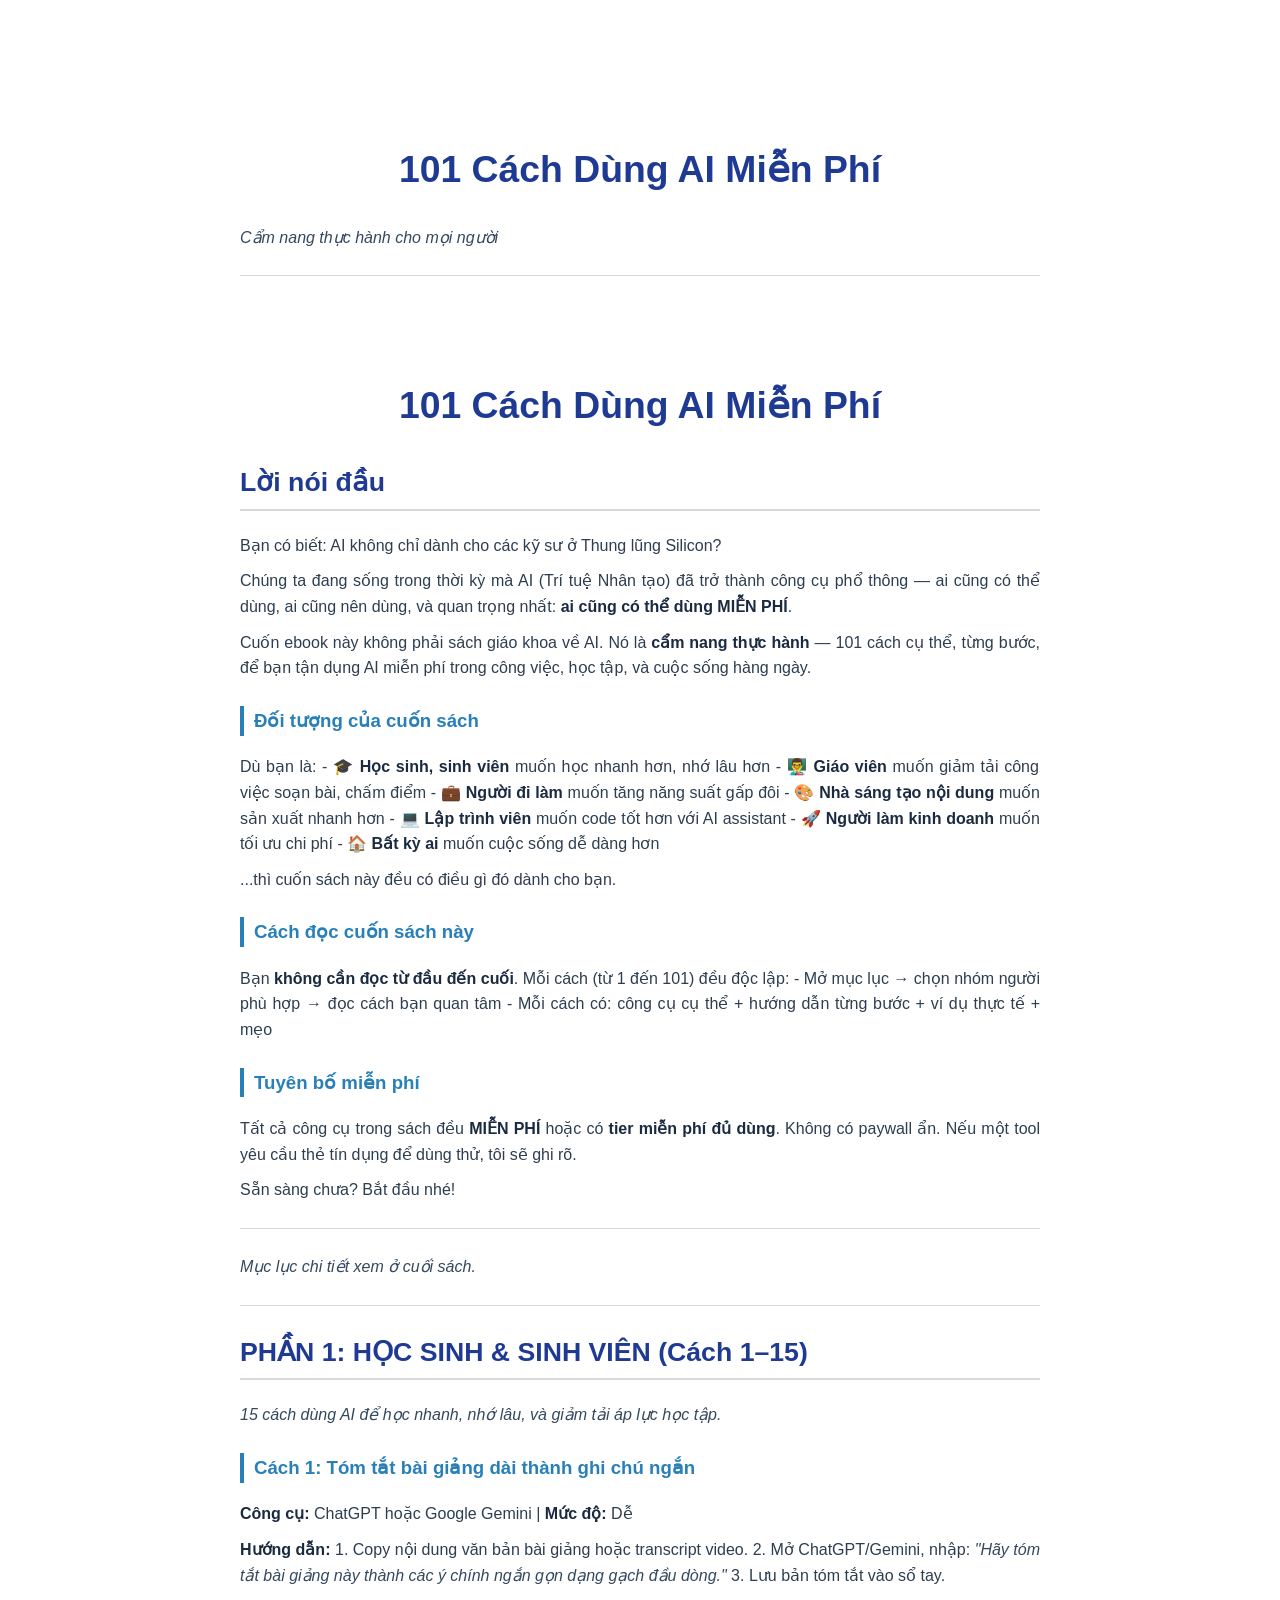
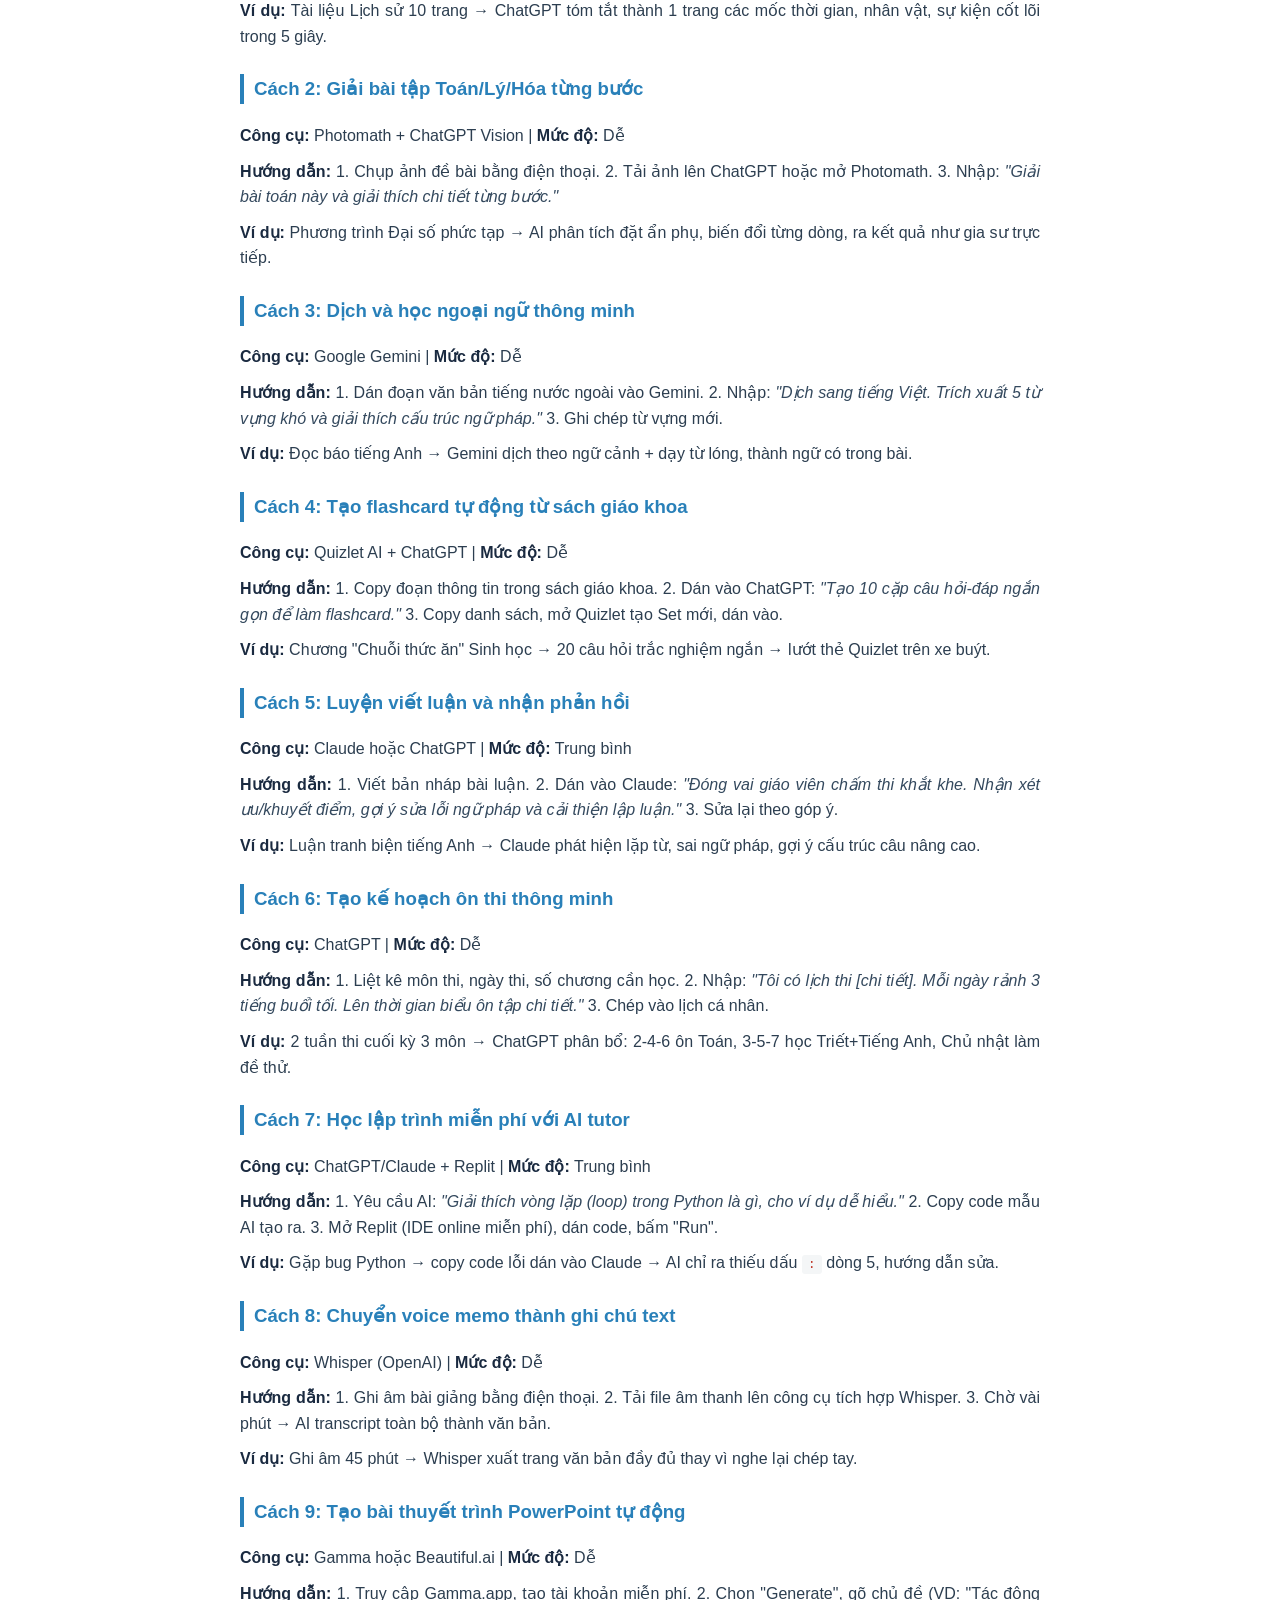
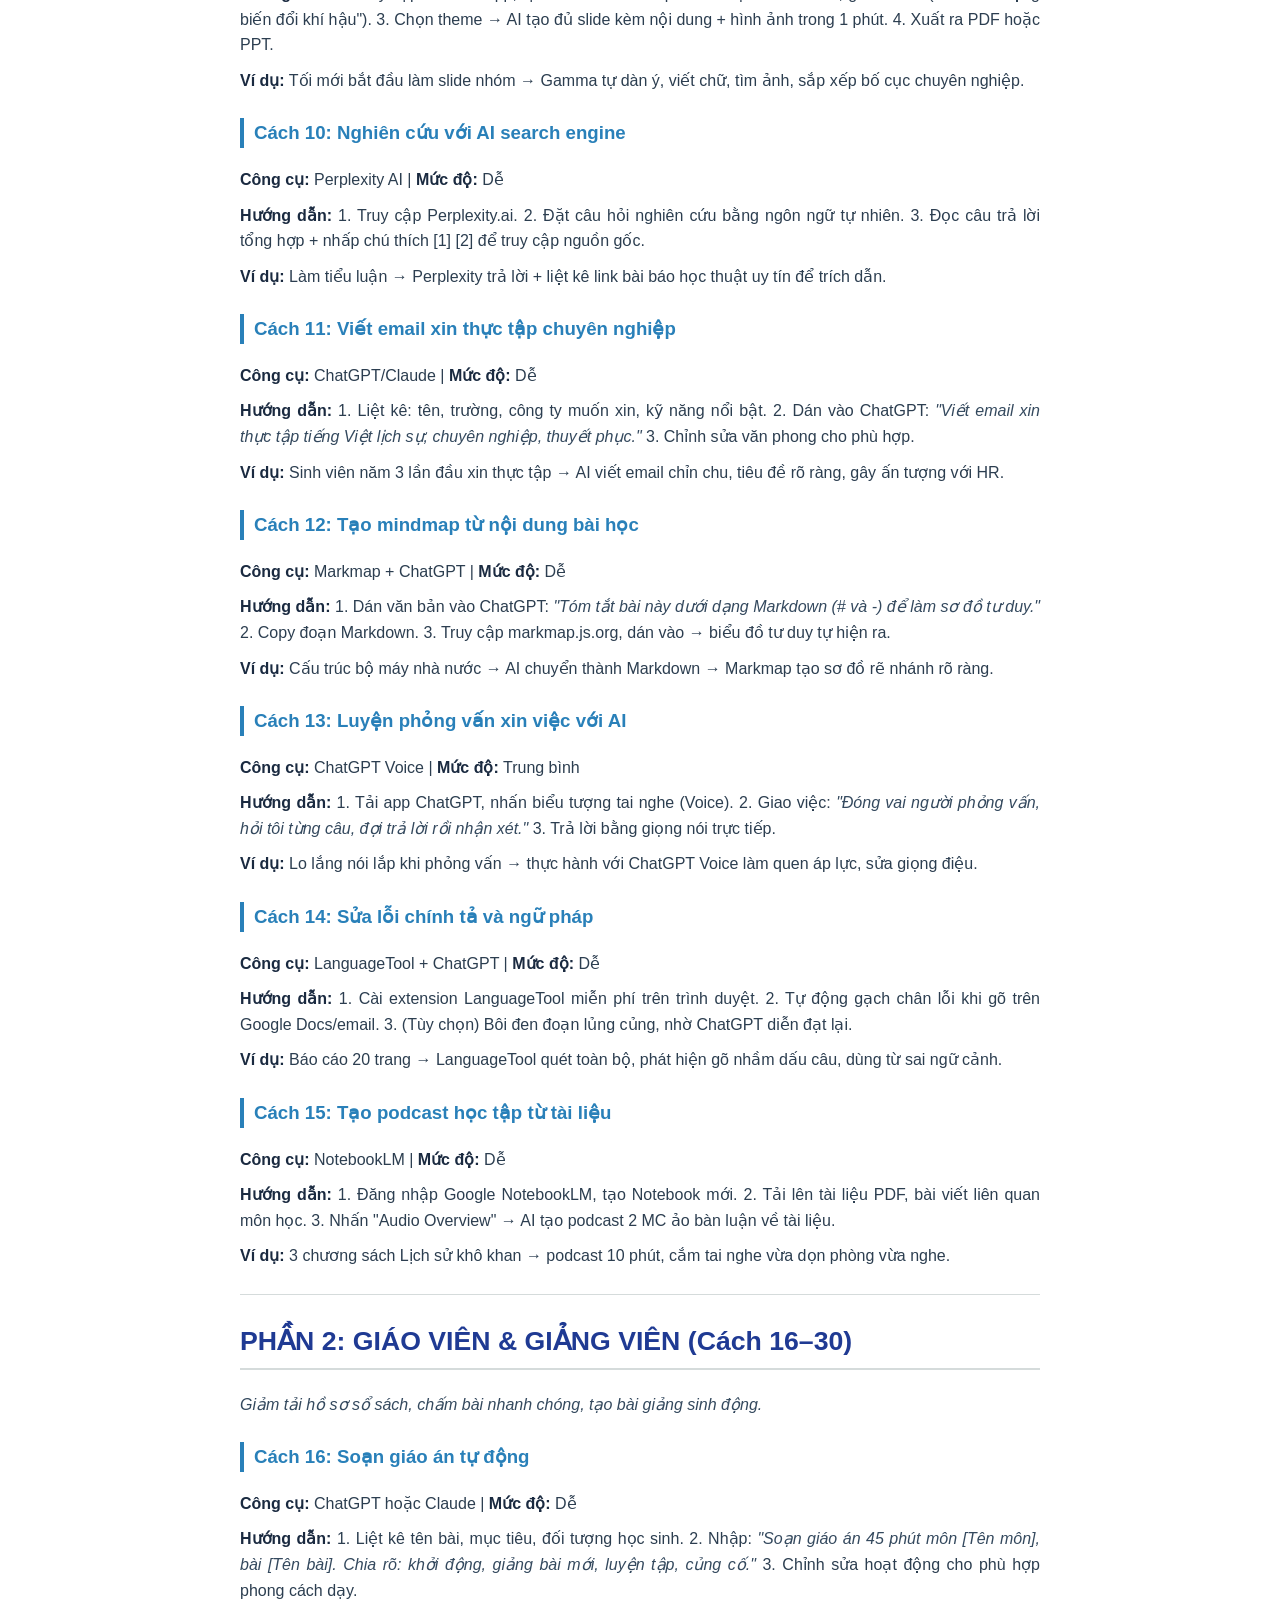
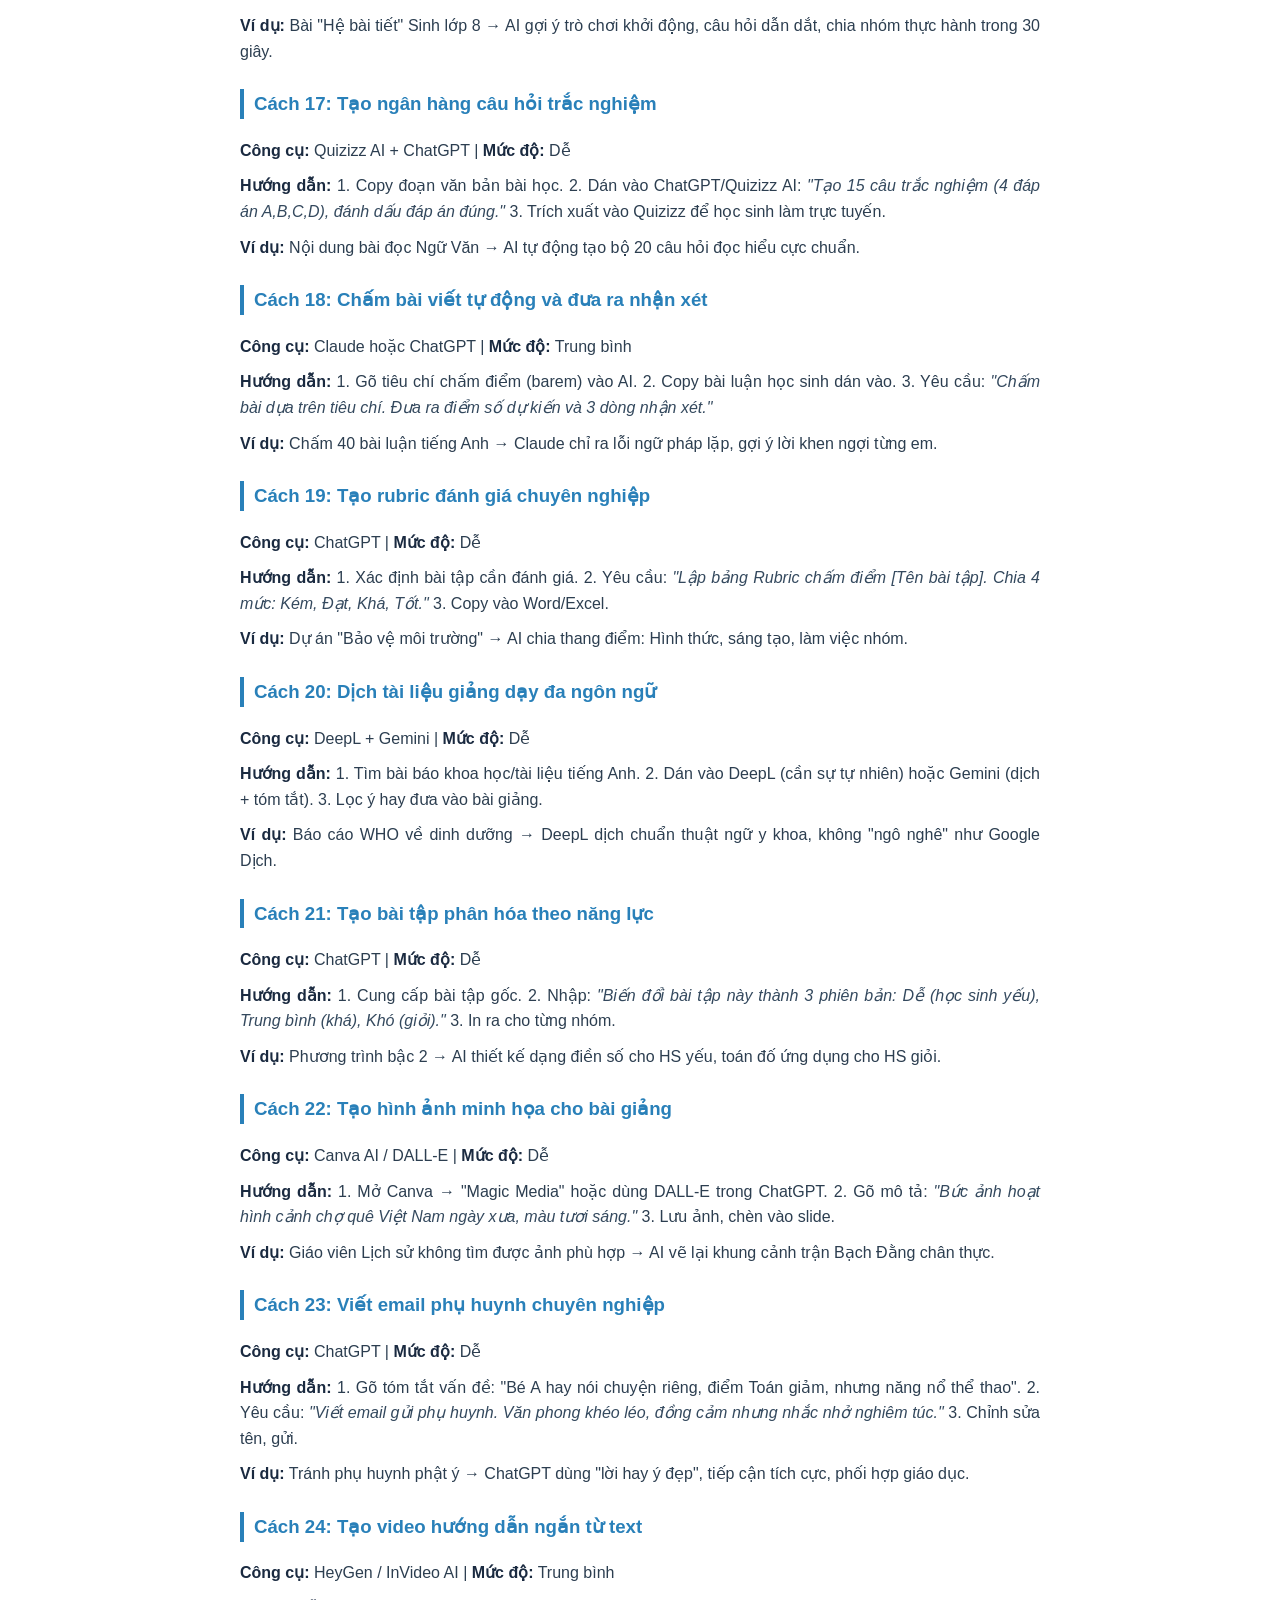
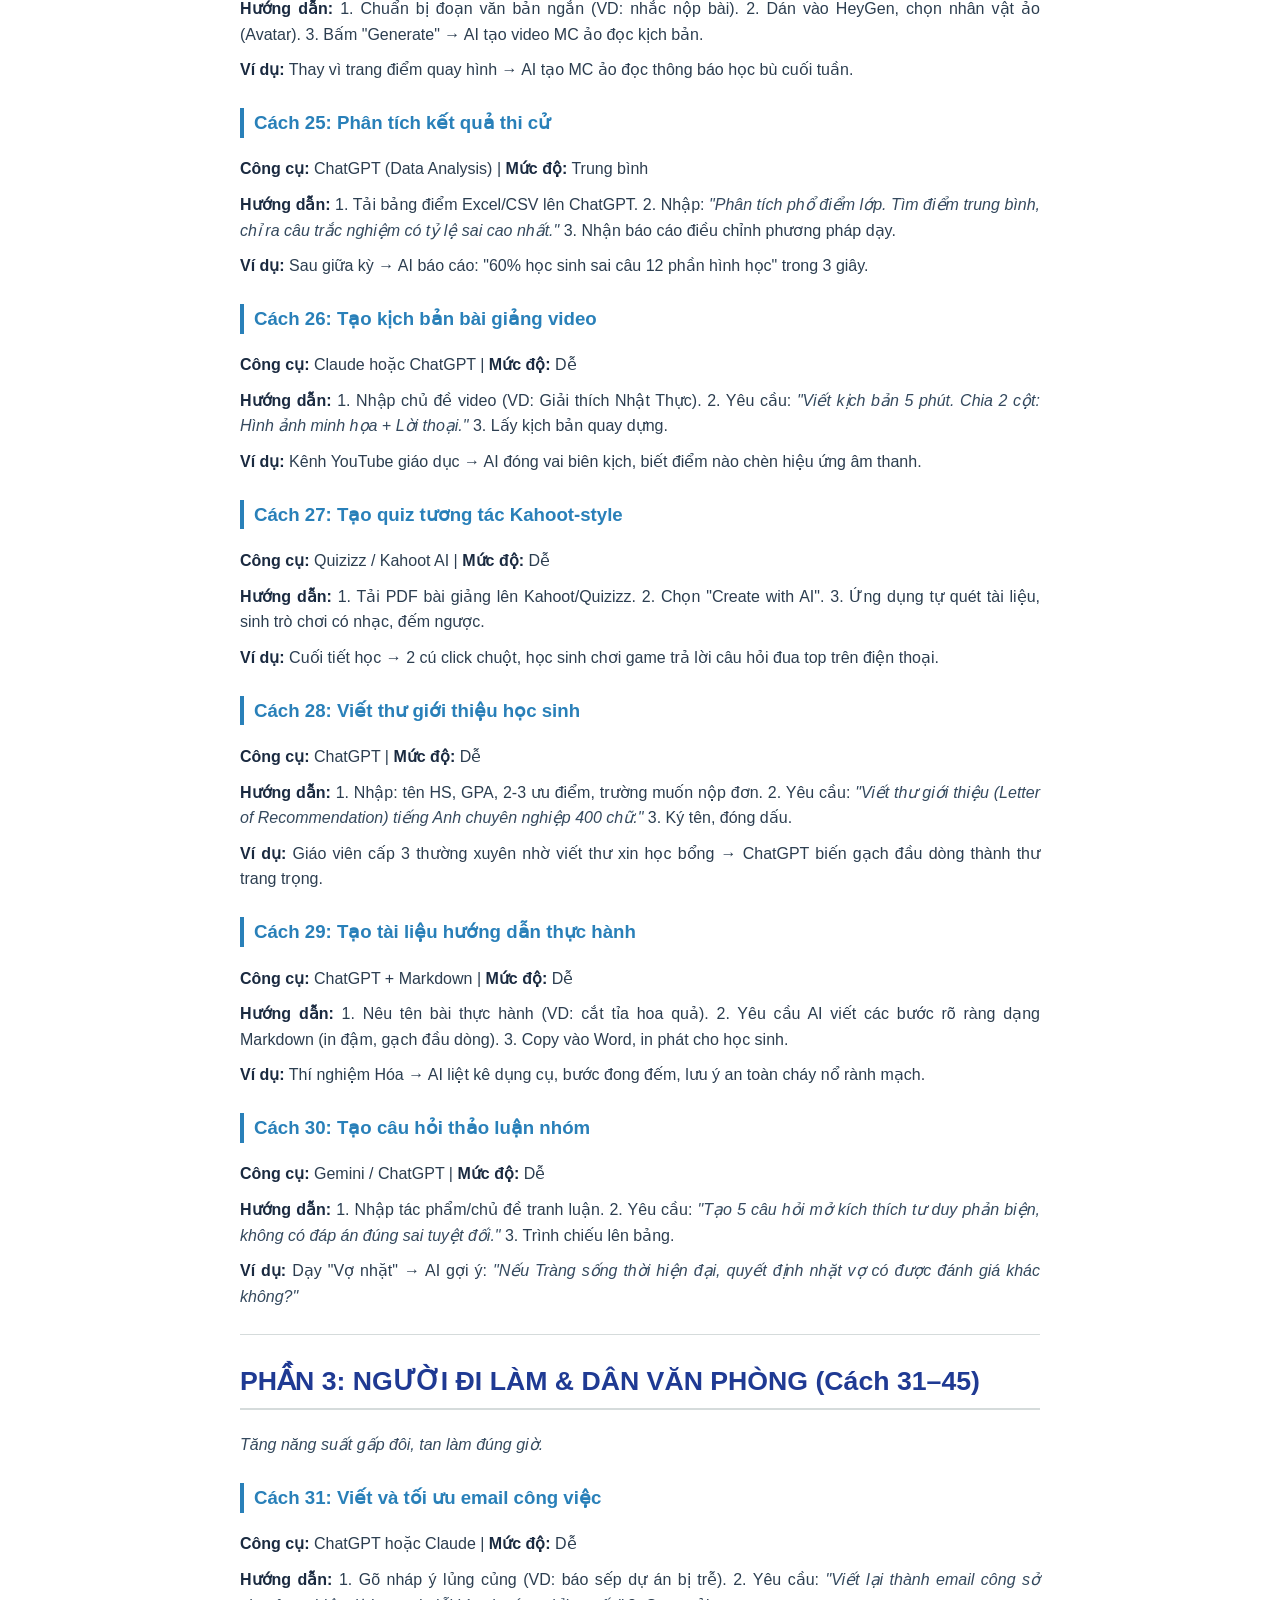
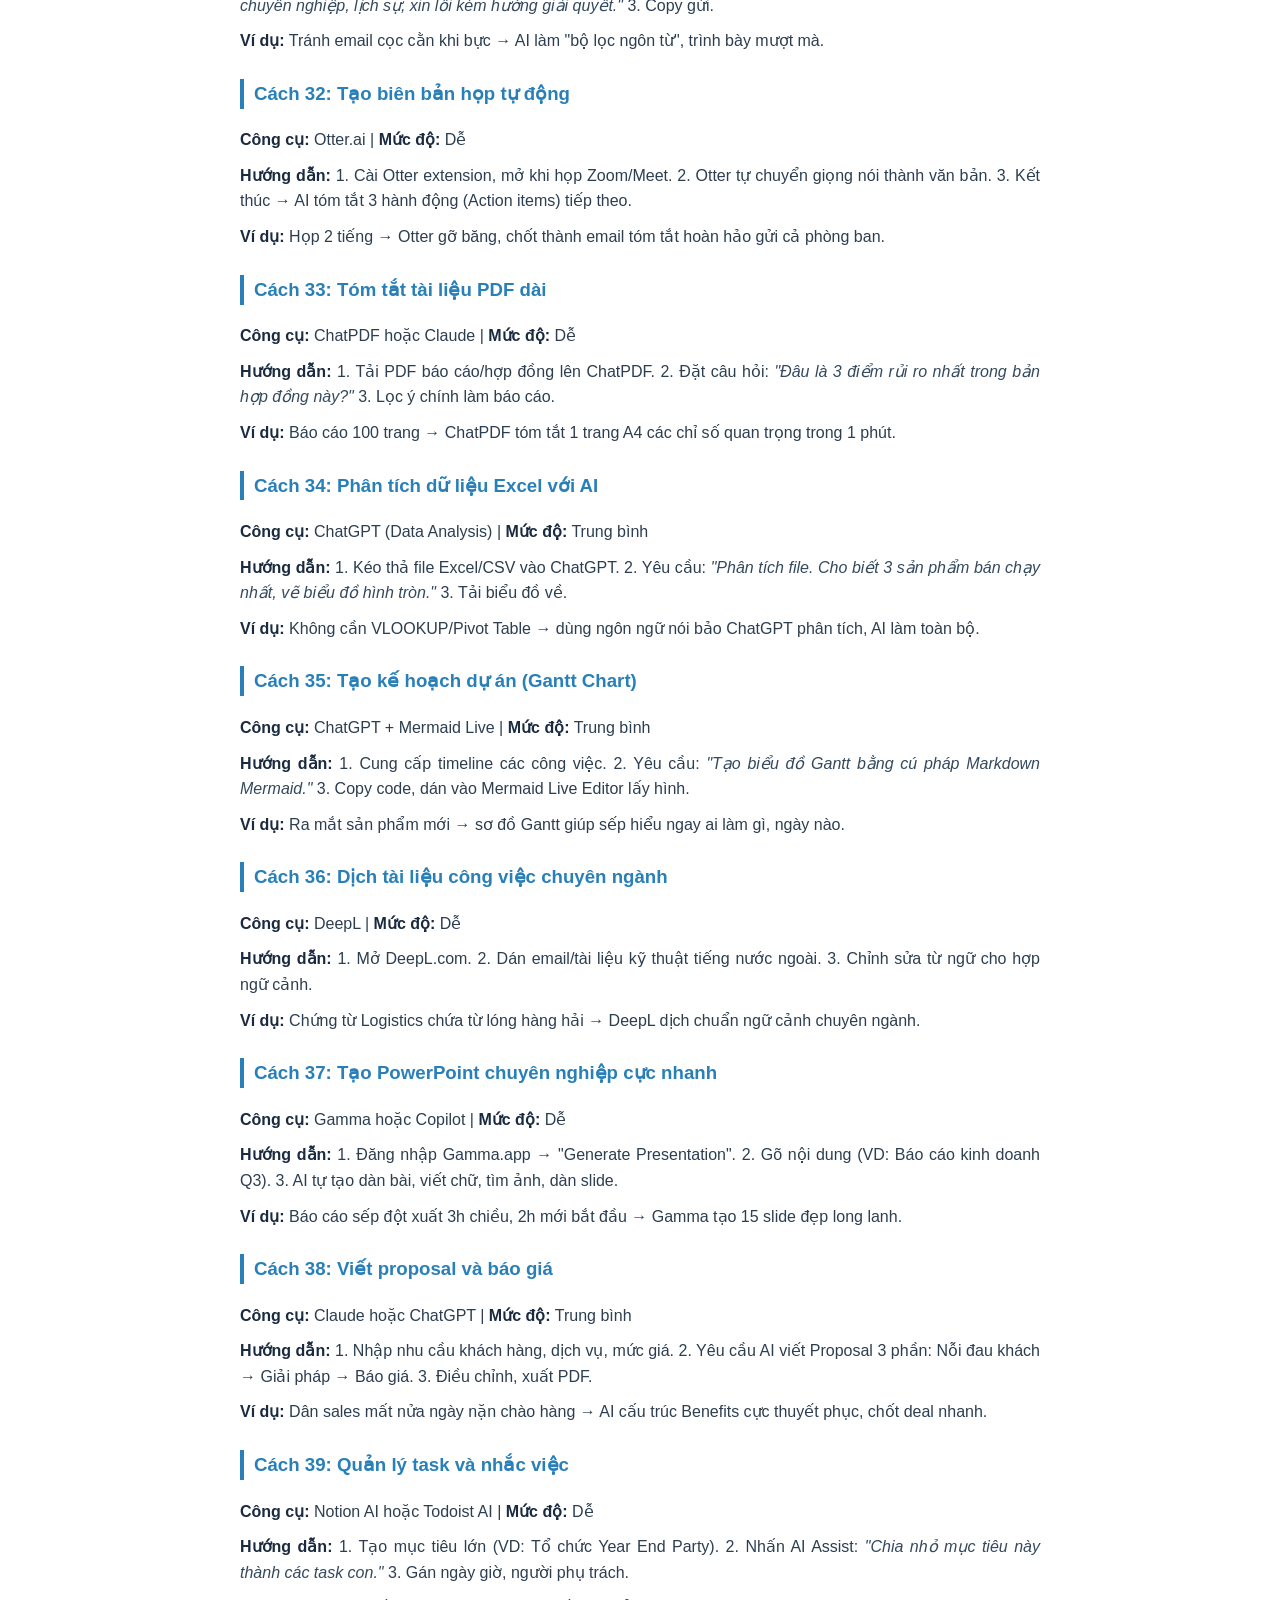
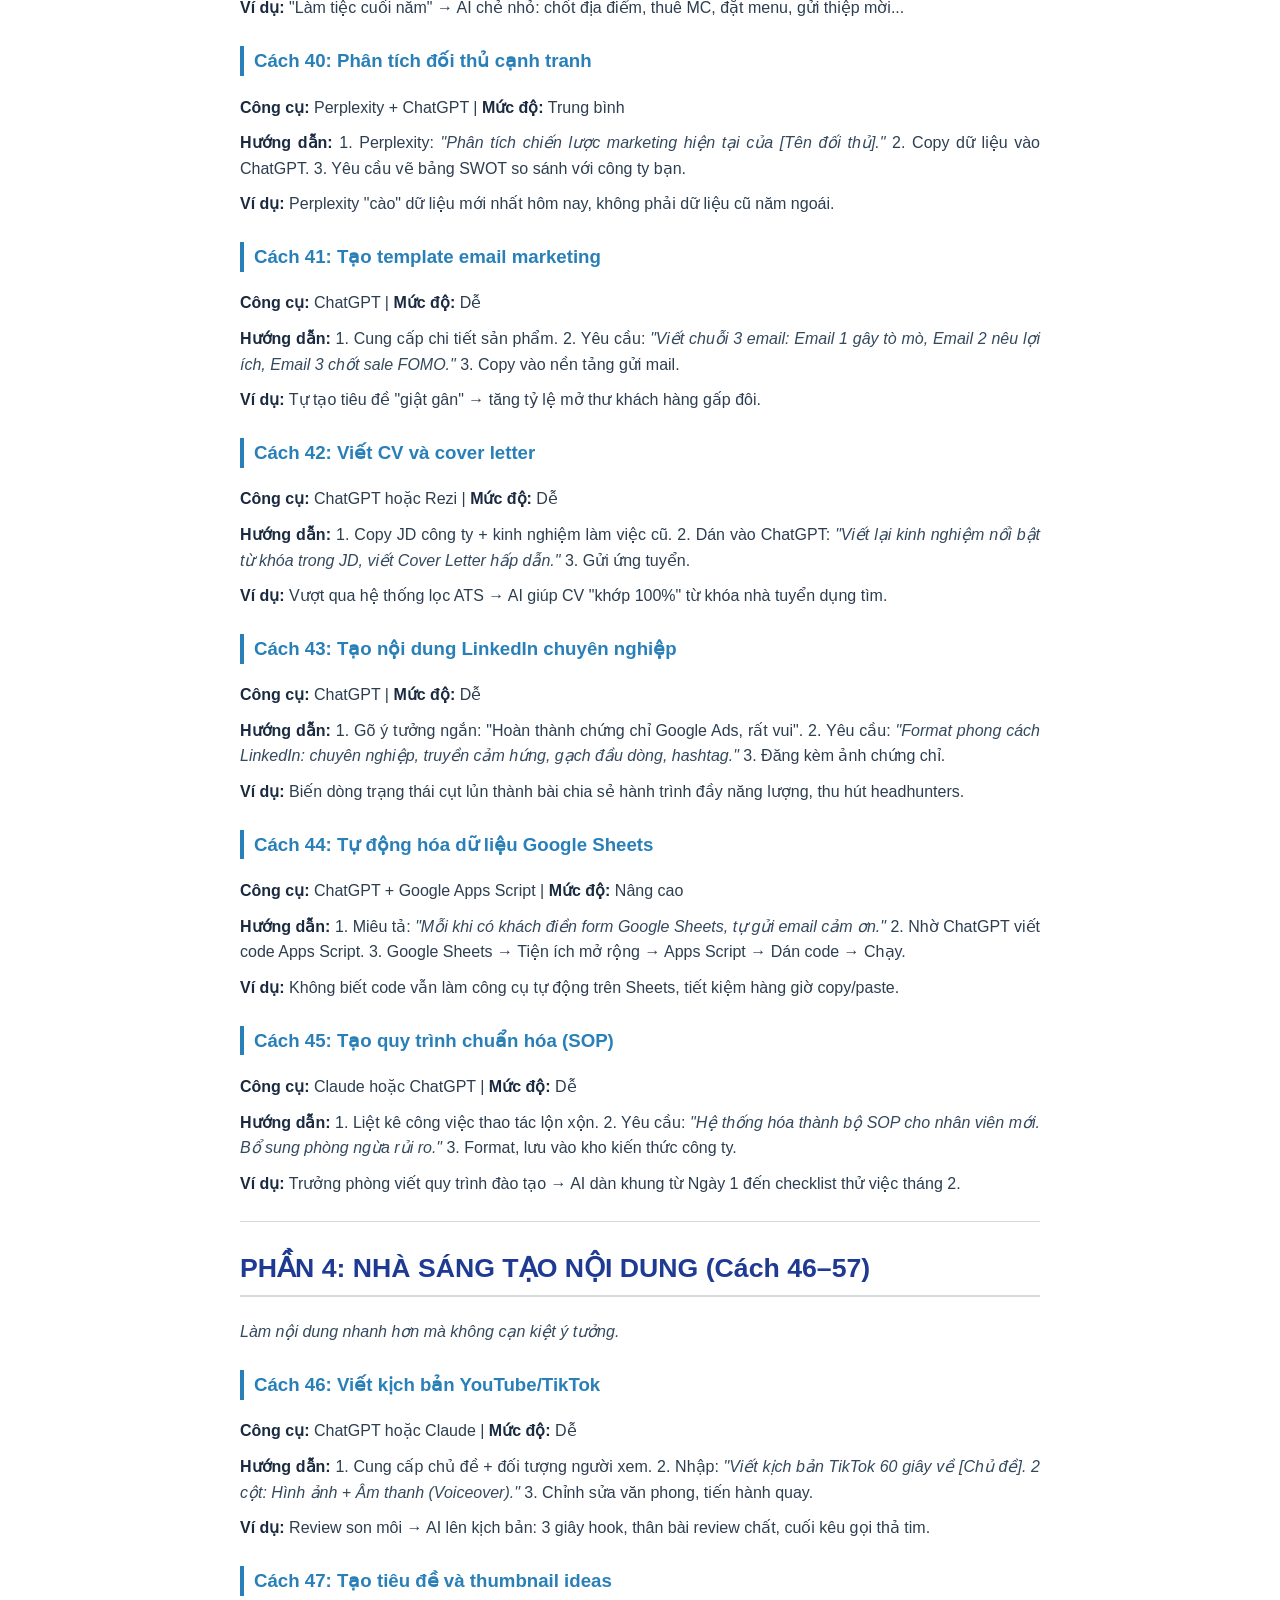
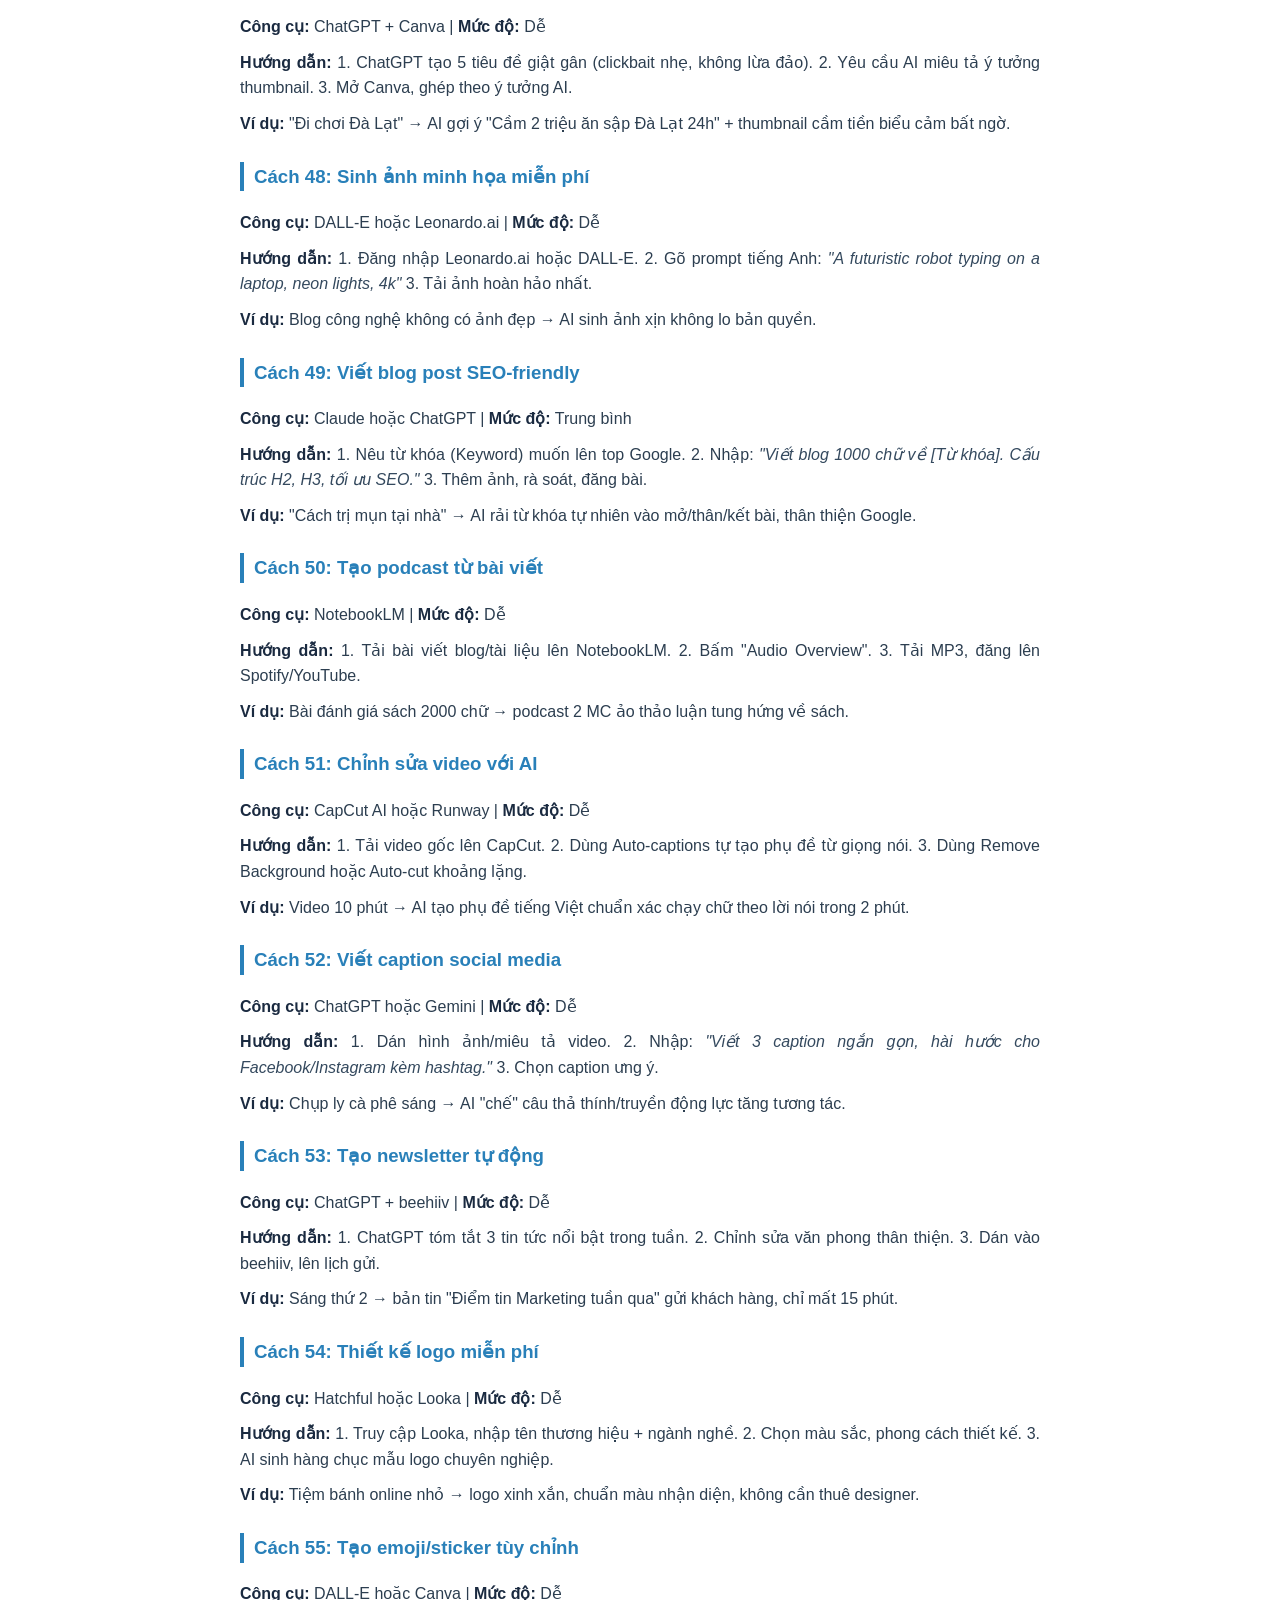
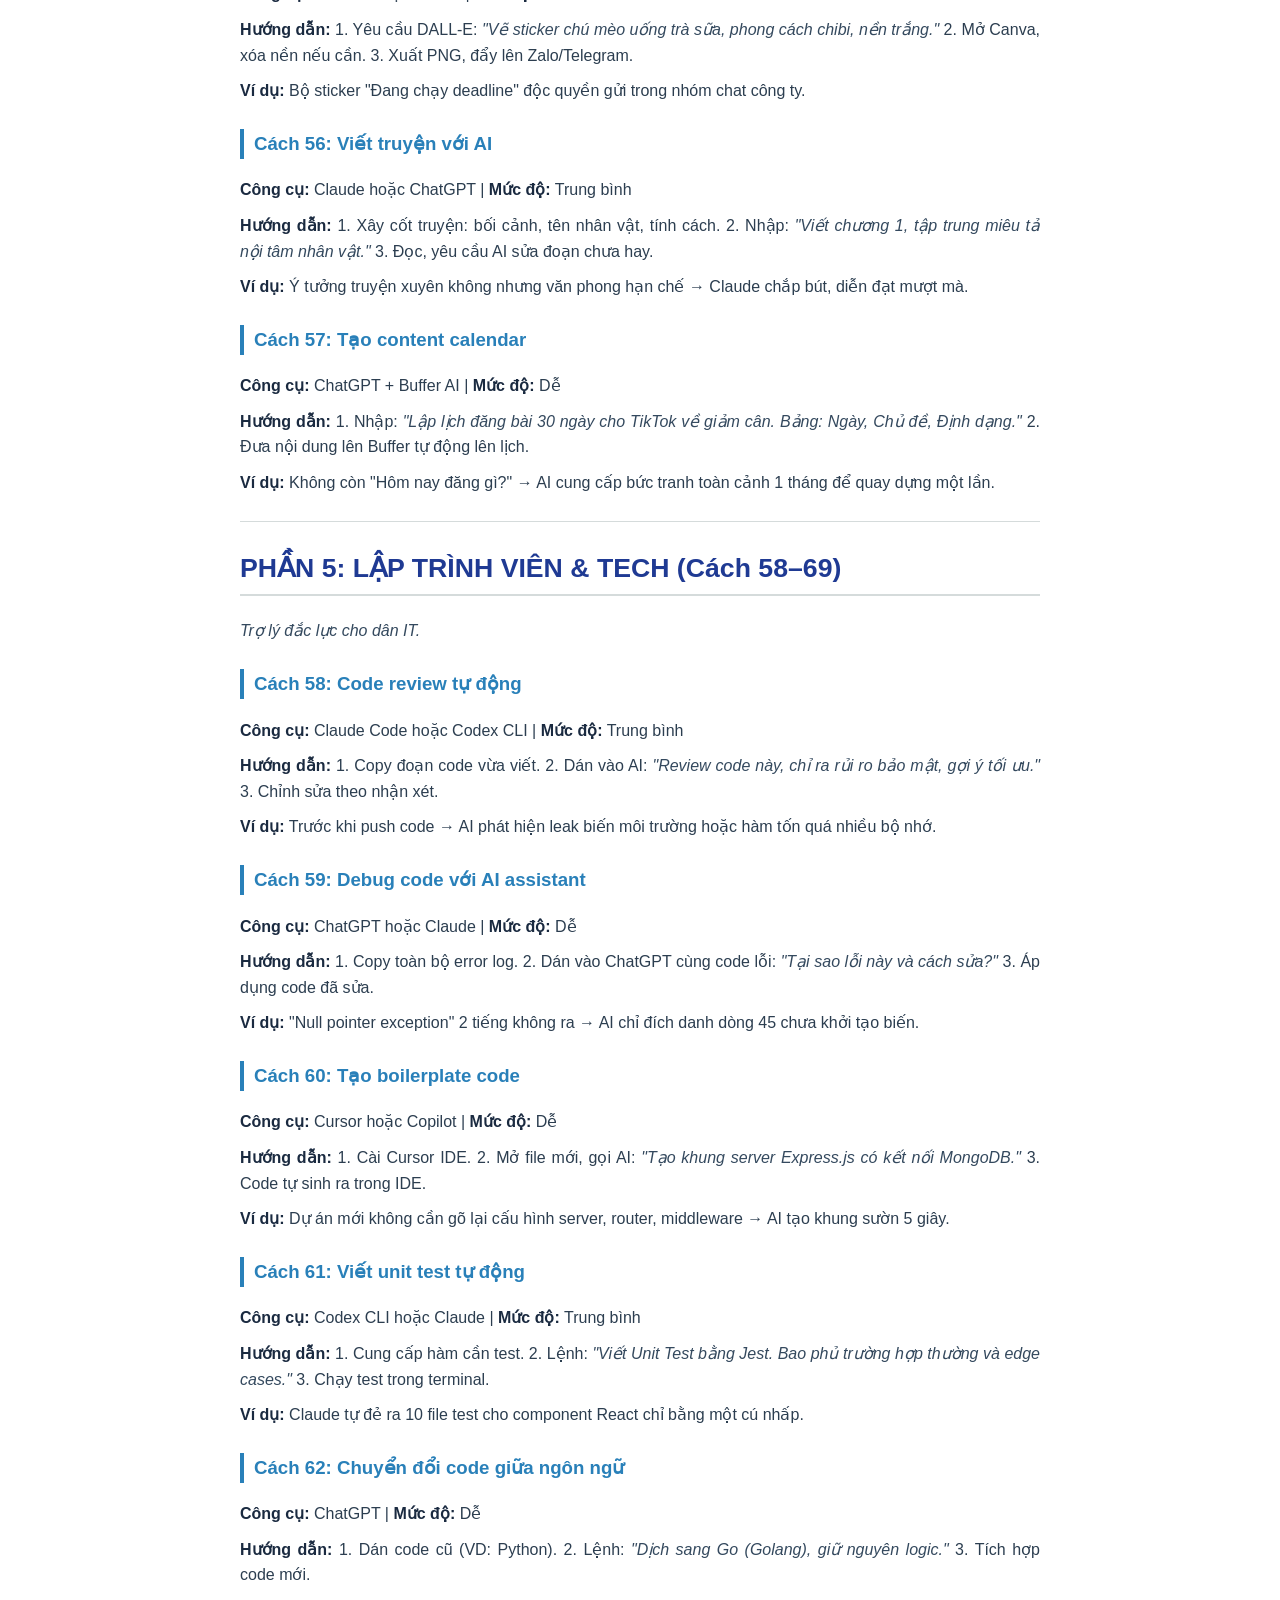
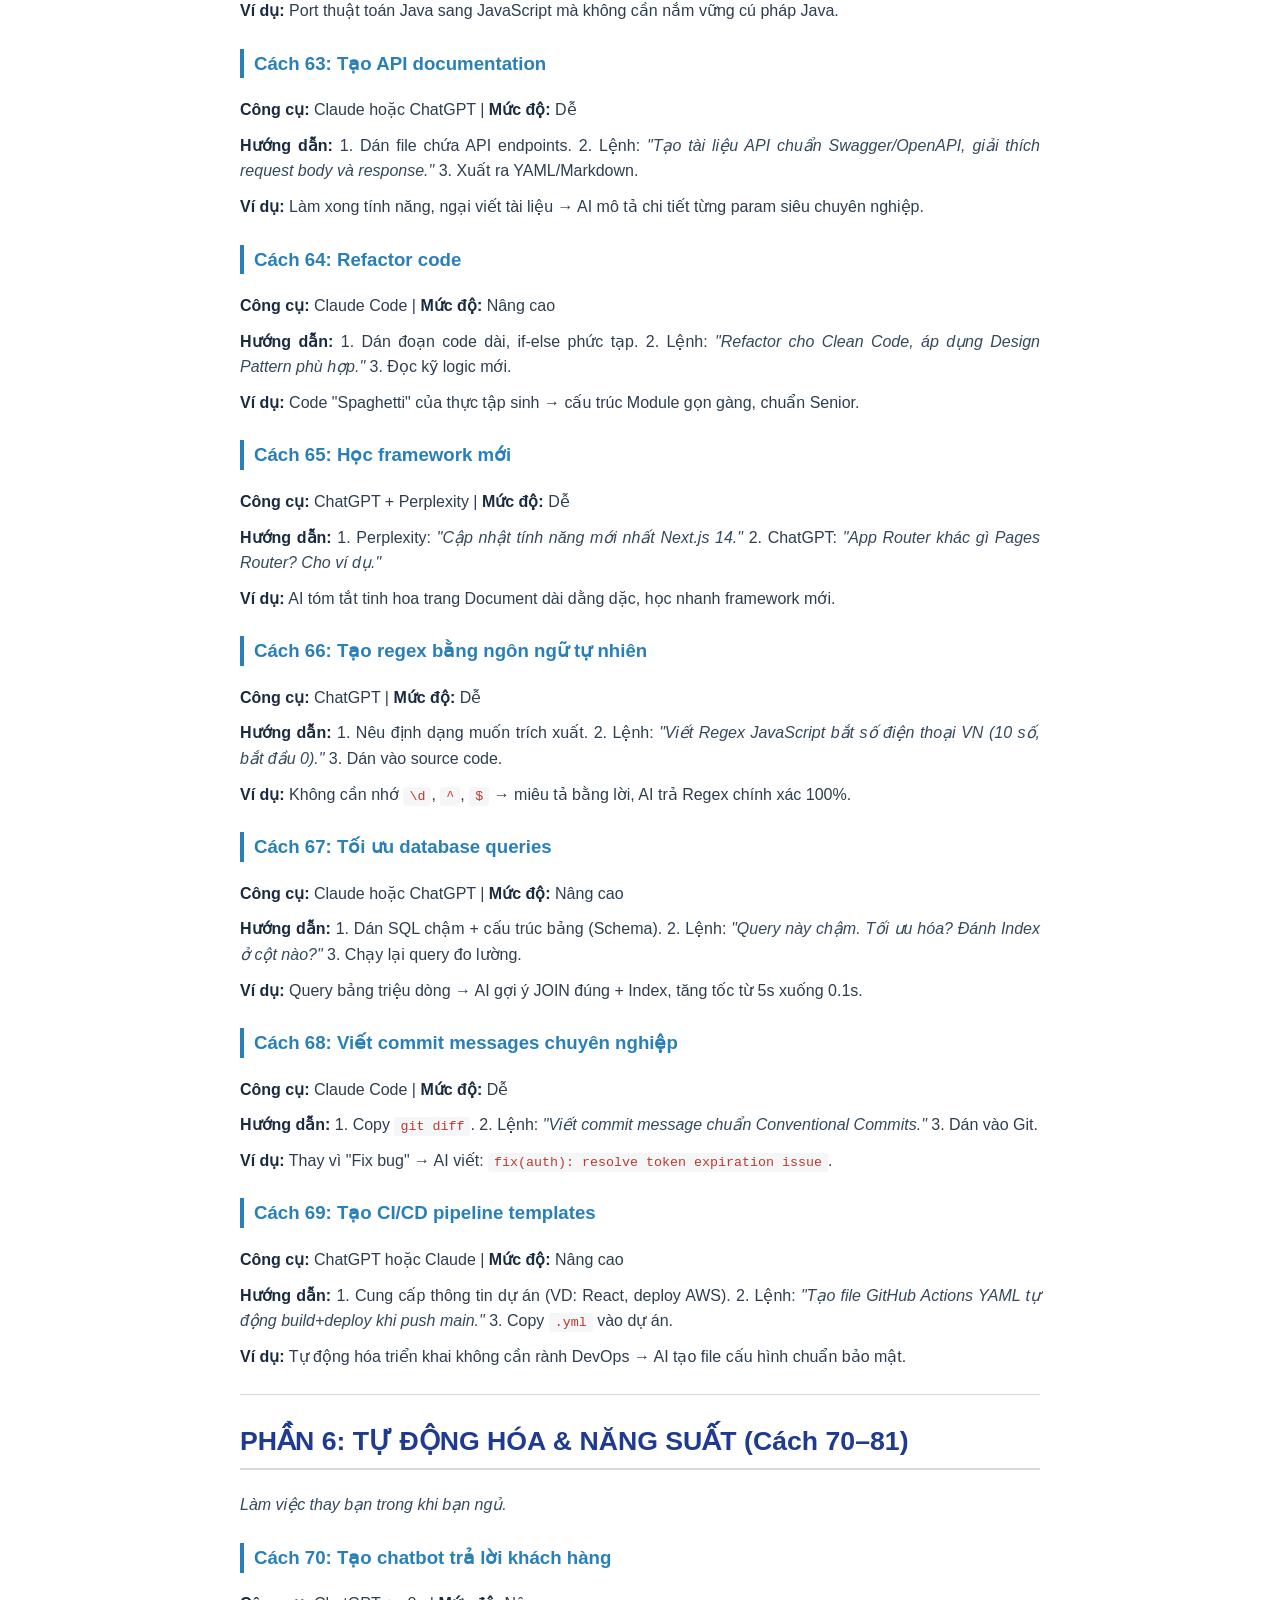
<file: output/ebook.html>
<!DOCTYPE html>
<html lang="vi">
<head>
<meta charset="utf-8">
<style>
body { font-family: Arial, 'Segoe UI', sans-serif; font-size: 12pt; line-height: 1.6; color: #2c3e50; max-width: 800px; margin: 0 auto; padding: 40px; text-align: justify; }
h1 { color: #1f3a93; font-size: 28pt; text-align: center; margin-top: 100px; page-break-after: always; }
h2 { color: #1f3a93; font-size: 20pt; border-bottom: 2px solid #d5dbdb; padding-bottom: 5px; page-break-before: always; }
h3 { color: #2980b9; font-size: 14pt; border-left: 4px solid #2980b9; padding-left: 10px; margin-top: 25px; }
h4 { color: #34495e; font-size: 12pt; }
p { margin: 10px 0; }
strong { color: #1a2a40; }
em { color: #34495e; }
ul, ol { margin: 10px 0; padding-left: 25px; }
li { margin: 5px 0; }
hr { border: none; border-top: 1px solid #d5dbdb; margin: 25px 0; }
blockquote { background: #eaf2fb; border-left: 4px solid #1f3a93; padding: 10px 20px; margin: 20px 0; font-style: italic; color: #1f3a93; }
code { font-family: Consolas, monospace; background: #f4f6f7; padding: 2px 6px; border-radius: 3px; font-size: 10pt; color: #c0392b; }
table { border-collapse: collapse; width: 100%; margin: 20px 0; }
th { background: #1f3a93; color: white; padding: 8px; border: 1px solid #bdc3c7; }
td { padding: 8px; border: 1px solid #bdc3c7; }
@page { margin: 2.5cm; }
</style>
</head>
<body><h1 id="101-cach-dung-ai-mien-phi">101 Cách Dùng AI Miễn Phí</h1>
<p><em>Cẩm nang thực hành cho mọi người</em></p>
<hr />
<h1 id="101-cach-dung-ai-mien-phi_1">101 Cách Dùng AI Miễn Phí</h1>
<h2 id="loi-noi-au">Lời nói đầu</h2>
<p>Bạn có biết: AI không chỉ dành cho các kỹ sư ở Thung lũng Silicon?</p>
<p>Chúng ta đang sống trong thời kỳ mà AI (Trí tuệ Nhân tạo) đã trở thành công cụ phổ thông — ai cũng có thể dùng, ai cũng nên dùng, và quan trọng nhất: <strong>ai cũng có thể dùng MIỄN PHÍ</strong>.</p>
<p>Cuốn ebook này không phải sách giáo khoa về AI. Nó là <strong>cẩm nang thực hành</strong> — 101 cách cụ thể, từng bước, để bạn tận dụng AI miễn phí trong công việc, học tập, và cuộc sống hàng ngày.</p>
<h3 id="oi-tuong-cua-cuon-sach">Đối tượng của cuốn sách</h3>
<p>Dù bạn là:
- 🎓 <strong>Học sinh, sinh viên</strong> muốn học nhanh hơn, nhớ lâu hơn
- 👨‍🏫 <strong>Giáo viên</strong> muốn giảm tải công việc soạn bài, chấm điểm
- 💼 <strong>Người đi làm</strong> muốn tăng năng suất gấp đôi
- 🎨 <strong>Nhà sáng tạo nội dung</strong> muốn sản xuất nhanh hơn
- 💻 <strong>Lập trình viên</strong> muốn code tốt hơn với AI assistant
- 🚀 <strong>Người làm kinh doanh</strong> muốn tối ưu chi phí
- 🏠 <strong>Bất kỳ ai</strong> muốn cuộc sống dễ dàng hơn</p>
<p>...thì cuốn sách này đều có điều gì đó dành cho bạn.</p>
<h3 id="cach-oc-cuon-sach-nay">Cách đọc cuốn sách này</h3>
<p>Bạn <strong>không cần đọc từ đầu đến cuối</strong>. Mỗi cách (từ 1 đến 101) đều độc lập:
- Mở mục lục → chọn nhóm người phù hợp → đọc cách bạn quan tâm
- Mỗi cách có: công cụ cụ thể + hướng dẫn từng bước + ví dụ thực tế + mẹo</p>
<h3 id="tuyen-bo-mien-phi">Tuyên bố miễn phí</h3>
<p>Tất cả công cụ trong sách đều <strong>MIỄN PHÍ</strong> hoặc có <strong>tier miễn phí đủ dùng</strong>. Không có paywall ẩn. Nếu một tool yêu cầu thẻ tín dụng để dùng thử, tôi sẽ ghi rõ.</p>
<p>Sẵn sàng chưa? Bắt đầu nhé!</p>
<hr />
<p><em>Mục lục chi tiết xem ở cuối sách.</em></p>
<hr />
<h2 id="phan-1-hoc-sinh-sinh-vien-cach-115">PHẦN 1: HỌC SINH &amp; SINH VIÊN (Cách 1–15)</h2>
<p><em>15 cách dùng AI để học nhanh, nhớ lâu, và giảm tải áp lực học tập.</em></p>
<h3 id="cach-1-tom-tat-bai-giang-dai-thanh-ghi-chu-ngan">Cách 1: Tóm tắt bài giảng dài thành ghi chú ngắn</h3>
<p><strong>Công cụ:</strong> ChatGPT hoặc Google Gemini | <strong>Mức độ:</strong> Dễ</p>
<p><strong>Hướng dẫn:</strong>
1. Copy nội dung văn bản bài giảng hoặc transcript video.
2. Mở ChatGPT/Gemini, nhập: <em>"Hãy tóm tắt bài giảng này thành các ý chính ngắn gọn dạng gạch đầu dòng."</em>
3. Lưu bản tóm tắt vào sổ tay.</p>
<p><strong>Ví dụ:</strong> Tài liệu Lịch sử 10 trang → ChatGPT tóm tắt thành 1 trang các mốc thời gian, nhân vật, sự kiện cốt lõi trong 5 giây.</p>
<h3 id="cach-2-giai-bai-tap-toanlyhoa-tung-buoc">Cách 2: Giải bài tập Toán/Lý/Hóa từng bước</h3>
<p><strong>Công cụ:</strong> Photomath + ChatGPT Vision | <strong>Mức độ:</strong> Dễ</p>
<p><strong>Hướng dẫn:</strong>
1. Chụp ảnh đề bài bằng điện thoại.
2. Tải ảnh lên ChatGPT hoặc mở Photomath.
3. Nhập: <em>"Giải bài toán này và giải thích chi tiết từng bước."</em></p>
<p><strong>Ví dụ:</strong> Phương trình Đại số phức tạp → AI phân tích đặt ẩn phụ, biến đổi từng dòng, ra kết quả như gia sư trực tiếp.</p>
<h3 id="cach-3-dich-va-hoc-ngoai-ngu-thong-minh">Cách 3: Dịch và học ngoại ngữ thông minh</h3>
<p><strong>Công cụ:</strong> Google Gemini | <strong>Mức độ:</strong> Dễ</p>
<p><strong>Hướng dẫn:</strong>
1. Dán đoạn văn bản tiếng nước ngoài vào Gemini.
2. Nhập: <em>"Dịch sang tiếng Việt. Trích xuất 5 từ vựng khó và giải thích cấu trúc ngữ pháp."</em>
3. Ghi chép từ vựng mới.</p>
<p><strong>Ví dụ:</strong> Đọc báo tiếng Anh → Gemini dịch theo ngữ cảnh + dạy từ lóng, thành ngữ có trong bài.</p>
<h3 id="cach-4-tao-flashcard-tu-ong-tu-sach-giao-khoa">Cách 4: Tạo flashcard tự động từ sách giáo khoa</h3>
<p><strong>Công cụ:</strong> Quizlet AI + ChatGPT | <strong>Mức độ:</strong> Dễ</p>
<p><strong>Hướng dẫn:</strong>
1. Copy đoạn thông tin trong sách giáo khoa.
2. Dán vào ChatGPT: <em>"Tạo 10 cặp câu hỏi-đáp ngắn gọn để làm flashcard."</em>
3. Copy danh sách, mở Quizlet tạo Set mới, dán vào.</p>
<p><strong>Ví dụ:</strong> Chương "Chuỗi thức ăn" Sinh học → 20 câu hỏi trắc nghiệm ngắn → lướt thẻ Quizlet trên xe buýt.</p>
<h3 id="cach-5-luyen-viet-luan-va-nhan-phan-hoi">Cách 5: Luyện viết luận và nhận phản hồi</h3>
<p><strong>Công cụ:</strong> Claude hoặc ChatGPT | <strong>Mức độ:</strong> Trung bình</p>
<p><strong>Hướng dẫn:</strong>
1. Viết bản nháp bài luận.
2. Dán vào Claude: <em>"Đóng vai giáo viên chấm thi khắt khe. Nhận xét ưu/khuyết điểm, gợi ý sửa lỗi ngữ pháp và cải thiện lập luận."</em>
3. Sửa lại theo góp ý.</p>
<p><strong>Ví dụ:</strong> Luận tranh biện tiếng Anh → Claude phát hiện lặp từ, sai ngữ pháp, gợi ý cấu trúc câu nâng cao.</p>
<h3 id="cach-6-tao-ke-hoach-on-thi-thong-minh">Cách 6: Tạo kế hoạch ôn thi thông minh</h3>
<p><strong>Công cụ:</strong> ChatGPT | <strong>Mức độ:</strong> Dễ</p>
<p><strong>Hướng dẫn:</strong>
1. Liệt kê môn thi, ngày thi, số chương cần học.
2. Nhập: <em>"Tôi có lịch thi [chi tiết]. Mỗi ngày rảnh 3 tiếng buổi tối. Lên thời gian biểu ôn tập chi tiết."</em>
3. Chép vào lịch cá nhân.</p>
<p><strong>Ví dụ:</strong> 2 tuần thi cuối kỳ 3 môn → ChatGPT phân bổ: 2-4-6 ôn Toán, 3-5-7 học Triết+Tiếng Anh, Chủ nhật làm đề thử.</p>
<h3 id="cach-7-hoc-lap-trinh-mien-phi-voi-ai-tutor">Cách 7: Học lập trình miễn phí với AI tutor</h3>
<p><strong>Công cụ:</strong> ChatGPT/Claude + Replit | <strong>Mức độ:</strong> Trung bình</p>
<p><strong>Hướng dẫn:</strong>
1. Yêu cầu AI: <em>"Giải thích vòng lặp (loop) trong Python là gì, cho ví dụ dễ hiểu."</em>
2. Copy code mẫu AI tạo ra.
3. Mở Replit (IDE online miễn phí), dán code, bấm "Run".</p>
<p><strong>Ví dụ:</strong> Gặp bug Python → copy code lỗi dán vào Claude → AI chỉ ra thiếu dấu <code>:</code> dòng 5, hướng dẫn sửa.</p>
<h3 id="cach-8-chuyen-voice-memo-thanh-ghi-chu-text">Cách 8: Chuyển voice memo thành ghi chú text</h3>
<p><strong>Công cụ:</strong> Whisper (OpenAI) | <strong>Mức độ:</strong> Dễ</p>
<p><strong>Hướng dẫn:</strong>
1. Ghi âm bài giảng bằng điện thoại.
2. Tải file âm thanh lên công cụ tích hợp Whisper.
3. Chờ vài phút → AI transcript toàn bộ thành văn bản.</p>
<p><strong>Ví dụ:</strong> Ghi âm 45 phút → Whisper xuất trang văn bản đầy đủ thay vì nghe lại chép tay.</p>
<h3 id="cach-9-tao-bai-thuyet-trinh-powerpoint-tu-ong">Cách 9: Tạo bài thuyết trình PowerPoint tự động</h3>
<p><strong>Công cụ:</strong> Gamma hoặc Beautiful.ai | <strong>Mức độ:</strong> Dễ</p>
<p><strong>Hướng dẫn:</strong>
1. Truy cập Gamma.app, tạo tài khoản miễn phí.
2. Chọn "Generate", gõ chủ đề (VD: "Tác động biến đổi khí hậu").
3. Chọn theme → AI tạo đủ slide kèm nội dung + hình ảnh trong 1 phút.
4. Xuất ra PDF hoặc PPT.</p>
<p><strong>Ví dụ:</strong> Tối mới bắt đầu làm slide nhóm → Gamma tự dàn ý, viết chữ, tìm ảnh, sắp xếp bố cục chuyên nghiệp.</p>
<h3 id="cach-10-nghien-cuu-voi-ai-search-engine">Cách 10: Nghiên cứu với AI search engine</h3>
<p><strong>Công cụ:</strong> Perplexity AI | <strong>Mức độ:</strong> Dễ</p>
<p><strong>Hướng dẫn:</strong>
1. Truy cập Perplexity.ai.
2. Đặt câu hỏi nghiên cứu bằng ngôn ngữ tự nhiên.
3. Đọc câu trả lời tổng hợp + nhấp chú thích [1] [2] để truy cập nguồn gốc.</p>
<p><strong>Ví dụ:</strong> Làm tiểu luận → Perplexity trả lời + liệt kê link bài báo học thuật uy tín để trích dẫn.</p>
<h3 id="cach-11-viet-email-xin-thuc-tap-chuyen-nghiep">Cách 11: Viết email xin thực tập chuyên nghiệp</h3>
<p><strong>Công cụ:</strong> ChatGPT/Claude | <strong>Mức độ:</strong> Dễ</p>
<p><strong>Hướng dẫn:</strong>
1. Liệt kê: tên, trường, công ty muốn xin, kỹ năng nổi bật.
2. Dán vào ChatGPT: <em>"Viết email xin thực tập tiếng Việt lịch sự, chuyên nghiệp, thuyết phục."</em>
3. Chỉnh sửa văn phong cho phù hợp.</p>
<p><strong>Ví dụ:</strong> Sinh viên năm 3 lần đầu xin thực tập → AI viết email chỉn chu, tiêu đề rõ ràng, gây ấn tượng với HR.</p>
<h3 id="cach-12-tao-mindmap-tu-noi-dung-bai-hoc">Cách 12: Tạo mindmap từ nội dung bài học</h3>
<p><strong>Công cụ:</strong> Markmap + ChatGPT | <strong>Mức độ:</strong> Dễ</p>
<p><strong>Hướng dẫn:</strong>
1. Dán văn bản vào ChatGPT: <em>"Tóm tắt bài này dưới dạng Markdown (# và -) để làm sơ đồ tư duy."</em>
2. Copy đoạn Markdown.
3. Truy cập markmap.js.org, dán vào → biểu đồ tư duy tự hiện ra.</p>
<p><strong>Ví dụ:</strong> Cấu trúc bộ máy nhà nước → AI chuyển thành Markdown → Markmap tạo sơ đồ rẽ nhánh rõ ràng.</p>
<h3 id="cach-13-luyen-phong-van-xin-viec-voi-ai">Cách 13: Luyện phỏng vấn xin việc với AI</h3>
<p><strong>Công cụ:</strong> ChatGPT Voice | <strong>Mức độ:</strong> Trung bình</p>
<p><strong>Hướng dẫn:</strong>
1. Tải app ChatGPT, nhấn biểu tượng tai nghe (Voice).
2. Giao việc: <em>"Đóng vai người phỏng vấn, hỏi tôi từng câu, đợi trả lời rồi nhận xét."</em>
3. Trả lời bằng giọng nói trực tiếp.</p>
<p><strong>Ví dụ:</strong> Lo lắng nói lắp khi phỏng vấn → thực hành với ChatGPT Voice làm quen áp lực, sửa giọng điệu.</p>
<h3 id="cach-14-sua-loi-chinh-ta-va-ngu-phap">Cách 14: Sửa lỗi chính tả và ngữ pháp</h3>
<p><strong>Công cụ:</strong> LanguageTool + ChatGPT | <strong>Mức độ:</strong> Dễ</p>
<p><strong>Hướng dẫn:</strong>
1. Cài extension LanguageTool miễn phí trên trình duyệt.
2. Tự động gạch chân lỗi khi gõ trên Google Docs/email.
3. (Tùy chọn) Bôi đen đoạn lủng củng, nhờ ChatGPT diễn đạt lại.</p>
<p><strong>Ví dụ:</strong> Báo cáo 20 trang → LanguageTool quét toàn bộ, phát hiện gõ nhầm dấu câu, dùng từ sai ngữ cảnh.</p>
<h3 id="cach-15-tao-podcast-hoc-tap-tu-tai-lieu">Cách 15: Tạo podcast học tập từ tài liệu</h3>
<p><strong>Công cụ:</strong> NotebookLM | <strong>Mức độ:</strong> Dễ</p>
<p><strong>Hướng dẫn:</strong>
1. Đăng nhập Google NotebookLM, tạo Notebook mới.
2. Tải lên tài liệu PDF, bài viết liên quan môn học.
3. Nhấn "Audio Overview" → AI tạo podcast 2 MC ảo bàn luận về tài liệu.</p>
<p><strong>Ví dụ:</strong> 3 chương sách Lịch sử khô khan → podcast 10 phút, cắm tai nghe vừa dọn phòng vừa nghe.</p>
<hr />
<h2 id="phan-2-giao-vien-giang-vien-cach-1630">PHẦN 2: GIÁO VIÊN &amp; GIẢNG VIÊN (Cách 16–30)</h2>
<p><em>Giảm tải hồ sơ sổ sách, chấm bài nhanh chóng, tạo bài giảng sinh động.</em></p>
<h3 id="cach-16-soan-giao-an-tu-ong">Cách 16: Soạn giáo án tự động</h3>
<p><strong>Công cụ:</strong> ChatGPT hoặc Claude | <strong>Mức độ:</strong> Dễ</p>
<p><strong>Hướng dẫn:</strong>
1. Liệt kê tên bài, mục tiêu, đối tượng học sinh.
2. Nhập: <em>"Soạn giáo án 45 phút môn [Tên môn], bài [Tên bài]. Chia rõ: khởi động, giảng bài mới, luyện tập, củng cố."</em>
3. Chỉnh sửa hoạt động cho phù hợp phong cách dạy.</p>
<p><strong>Ví dụ:</strong> Bài "Hệ bài tiết" Sinh lớp 8 → AI gợi ý trò chơi khởi động, câu hỏi dẫn dắt, chia nhóm thực hành trong 30 giây.</p>
<h3 id="cach-17-tao-ngan-hang-cau-hoi-trac-nghiem">Cách 17: Tạo ngân hàng câu hỏi trắc nghiệm</h3>
<p><strong>Công cụ:</strong> Quizizz AI + ChatGPT | <strong>Mức độ:</strong> Dễ</p>
<p><strong>Hướng dẫn:</strong>
1. Copy đoạn văn bản bài học.
2. Dán vào ChatGPT/Quizizz AI: <em>"Tạo 15 câu trắc nghiệm (4 đáp án A,B,C,D), đánh dấu đáp án đúng."</em>
3. Trích xuất vào Quizizz để học sinh làm trực tuyến.</p>
<p><strong>Ví dụ:</strong> Nội dung bài đọc Ngữ Văn → AI tự động tạo bộ 20 câu hỏi đọc hiểu cực chuẩn.</p>
<h3 id="cach-18-cham-bai-viet-tu-ong-va-ua-ra-nhan-xet">Cách 18: Chấm bài viết tự động và đưa ra nhận xét</h3>
<p><strong>Công cụ:</strong> Claude hoặc ChatGPT | <strong>Mức độ:</strong> Trung bình</p>
<p><strong>Hướng dẫn:</strong>
1. Gõ tiêu chí chấm điểm (barem) vào AI.
2. Copy bài luận học sinh dán vào.
3. Yêu cầu: <em>"Chấm bài dựa trên tiêu chí. Đưa ra điểm số dự kiến và 3 dòng nhận xét."</em></p>
<p><strong>Ví dụ:</strong> Chấm 40 bài luận tiếng Anh → Claude chỉ ra lỗi ngữ pháp lặp, gợi ý lời khen ngợi từng em.</p>
<h3 id="cach-19-tao-rubric-anh-gia-chuyen-nghiep">Cách 19: Tạo rubric đánh giá chuyên nghiệp</h3>
<p><strong>Công cụ:</strong> ChatGPT | <strong>Mức độ:</strong> Dễ</p>
<p><strong>Hướng dẫn:</strong>
1. Xác định bài tập cần đánh giá.
2. Yêu cầu: <em>"Lập bảng Rubric chấm điểm [Tên bài tập]. Chia 4 mức: Kém, Đạt, Khá, Tốt."</em>
3. Copy vào Word/Excel.</p>
<p><strong>Ví dụ:</strong> Dự án "Bảo vệ môi trường" → AI chia thang điểm: Hình thức, sáng tạo, làm việc nhóm.</p>
<h3 id="cach-20-dich-tai-lieu-giang-day-a-ngon-ngu">Cách 20: Dịch tài liệu giảng dạy đa ngôn ngữ</h3>
<p><strong>Công cụ:</strong> DeepL + Gemini | <strong>Mức độ:</strong> Dễ</p>
<p><strong>Hướng dẫn:</strong>
1. Tìm bài báo khoa học/tài liệu tiếng Anh.
2. Dán vào DeepL (cần sự tự nhiên) hoặc Gemini (dịch + tóm tắt).
3. Lọc ý hay đưa vào bài giảng.</p>
<p><strong>Ví dụ:</strong> Báo cáo WHO về dinh dưỡng → DeepL dịch chuẩn thuật ngữ y khoa, không "ngô nghê" như Google Dịch.</p>
<h3 id="cach-21-tao-bai-tap-phan-hoa-theo-nang-luc">Cách 21: Tạo bài tập phân hóa theo năng lực</h3>
<p><strong>Công cụ:</strong> ChatGPT | <strong>Mức độ:</strong> Dễ</p>
<p><strong>Hướng dẫn:</strong>
1. Cung cấp bài tập gốc.
2. Nhập: <em>"Biến đổi bài tập này thành 3 phiên bản: Dễ (học sinh yếu), Trung bình (khá), Khó (giỏi)."</em>
3. In ra cho từng nhóm.</p>
<p><strong>Ví dụ:</strong> Phương trình bậc 2 → AI thiết kế dạng điền số cho HS yếu, toán đố ứng dụng cho HS giỏi.</p>
<h3 id="cach-22-tao-hinh-anh-minh-hoa-cho-bai-giang">Cách 22: Tạo hình ảnh minh họa cho bài giảng</h3>
<p><strong>Công cụ:</strong> Canva AI / DALL-E | <strong>Mức độ:</strong> Dễ</p>
<p><strong>Hướng dẫn:</strong>
1. Mở Canva → "Magic Media" hoặc dùng DALL-E trong ChatGPT.
2. Gõ mô tả: <em>"Bức ảnh hoạt hình cảnh chợ quê Việt Nam ngày xưa, màu tươi sáng."</em>
3. Lưu ảnh, chèn vào slide.</p>
<p><strong>Ví dụ:</strong> Giáo viên Lịch sử không tìm được ảnh phù hợp → AI vẽ lại khung cảnh trận Bạch Đằng chân thực.</p>
<h3 id="cach-23-viet-email-phu-huynh-chuyen-nghiep">Cách 23: Viết email phụ huynh chuyên nghiệp</h3>
<p><strong>Công cụ:</strong> ChatGPT | <strong>Mức độ:</strong> Dễ</p>
<p><strong>Hướng dẫn:</strong>
1. Gõ tóm tắt vấn đề: "Bé A hay nói chuyện riêng, điểm Toán giảm, nhưng năng nổ thể thao".
2. Yêu cầu: <em>"Viết email gửi phụ huynh. Văn phong khéo léo, đồng cảm nhưng nhắc nhở nghiêm túc."</em>
3. Chỉnh sửa tên, gửi.</p>
<p><strong>Ví dụ:</strong> Tránh phụ huynh phật ý → ChatGPT dùng "lời hay ý đẹp", tiếp cận tích cực, phối hợp giáo dục.</p>
<h3 id="cach-24-tao-video-huong-dan-ngan-tu-text">Cách 24: Tạo video hướng dẫn ngắn từ text</h3>
<p><strong>Công cụ:</strong> HeyGen / InVideo AI | <strong>Mức độ:</strong> Trung bình</p>
<p><strong>Hướng dẫn:</strong>
1. Chuẩn bị đoạn văn bản ngắn (VD: nhắc nộp bài).
2. Dán vào HeyGen, chọn nhân vật ảo (Avatar).
3. Bấm "Generate" → AI tạo video MC ảo đọc kịch bản.</p>
<p><strong>Ví dụ:</strong> Thay vì trang điểm quay hình → AI tạo MC ảo đọc thông báo học bù cuối tuần.</p>
<h3 id="cach-25-phan-tich-ket-qua-thi-cu">Cách 25: Phân tích kết quả thi cử</h3>
<p><strong>Công cụ:</strong> ChatGPT (Data Analysis) | <strong>Mức độ:</strong> Trung bình</p>
<p><strong>Hướng dẫn:</strong>
1. Tải bảng điểm Excel/CSV lên ChatGPT.
2. Nhập: <em>"Phân tích phổ điểm lớp. Tìm điểm trung bình, chỉ ra câu trắc nghiệm có tỷ lệ sai cao nhất."</em>
3. Nhận báo cáo điều chỉnh phương pháp dạy.</p>
<p><strong>Ví dụ:</strong> Sau giữa kỳ → AI báo cáo: "60% học sinh sai câu 12 phần hình học" trong 3 giây.</p>
<h3 id="cach-26-tao-kich-ban-bai-giang-video">Cách 26: Tạo kịch bản bài giảng video</h3>
<p><strong>Công cụ:</strong> Claude hoặc ChatGPT | <strong>Mức độ:</strong> Dễ</p>
<p><strong>Hướng dẫn:</strong>
1. Nhập chủ đề video (VD: Giải thích Nhật Thực).
2. Yêu cầu: <em>"Viết kịch bản 5 phút. Chia 2 cột: Hình ảnh minh họa + Lời thoại."</em>
3. Lấy kịch bản quay dựng.</p>
<p><strong>Ví dụ:</strong> Kênh YouTube giáo dục → AI đóng vai biên kịch, biết điểm nào chèn hiệu ứng âm thanh.</p>
<h3 id="cach-27-tao-quiz-tuong-tac-kahoot-style">Cách 27: Tạo quiz tương tác Kahoot-style</h3>
<p><strong>Công cụ:</strong> Quizizz / Kahoot AI | <strong>Mức độ:</strong> Dễ</p>
<p><strong>Hướng dẫn:</strong>
1. Tải PDF bài giảng lên Kahoot/Quizizz.
2. Chọn "Create with AI".
3. Ứng dụng tự quét tài liệu, sinh trò chơi có nhạc, đếm ngược.</p>
<p><strong>Ví dụ:</strong> Cuối tiết học → 2 cú click chuột, học sinh chơi game trả lời câu hỏi đua top trên điện thoại.</p>
<h3 id="cach-28-viet-thu-gioi-thieu-hoc-sinh">Cách 28: Viết thư giới thiệu học sinh</h3>
<p><strong>Công cụ:</strong> ChatGPT | <strong>Mức độ:</strong> Dễ</p>
<p><strong>Hướng dẫn:</strong>
1. Nhập: tên HS, GPA, 2-3 ưu điểm, trường muốn nộp đơn.
2. Yêu cầu: <em>"Viết thư giới thiệu (Letter of Recommendation) tiếng Anh chuyên nghiệp 400 chữ."</em>
3. Ký tên, đóng dấu.</p>
<p><strong>Ví dụ:</strong> Giáo viên cấp 3 thường xuyên nhờ viết thư xin học bổng → ChatGPT biến gạch đầu dòng thành thư trang trọng.</p>
<h3 id="cach-29-tao-tai-lieu-huong-dan-thuc-hanh">Cách 29: Tạo tài liệu hướng dẫn thực hành</h3>
<p><strong>Công cụ:</strong> ChatGPT + Markdown | <strong>Mức độ:</strong> Dễ</p>
<p><strong>Hướng dẫn:</strong>
1. Nêu tên bài thực hành (VD: cắt tỉa hoa quả).
2. Yêu cầu AI viết các bước rõ ràng dạng Markdown (in đậm, gạch đầu dòng).
3. Copy vào Word, in phát cho học sinh.</p>
<p><strong>Ví dụ:</strong> Thí nghiệm Hóa → AI liệt kê dụng cụ, bước đong đếm, lưu ý an toàn cháy nổ rành mạch.</p>
<h3 id="cach-30-tao-cau-hoi-thao-luan-nhom">Cách 30: Tạo câu hỏi thảo luận nhóm</h3>
<p><strong>Công cụ:</strong> Gemini / ChatGPT | <strong>Mức độ:</strong> Dễ</p>
<p><strong>Hướng dẫn:</strong>
1. Nhập tác phẩm/chủ đề tranh luận.
2. Yêu cầu: <em>"Tạo 5 câu hỏi mở kích thích tư duy phản biện, không có đáp án đúng sai tuyệt đối."</em>
3. Trình chiếu lên bảng.</p>
<p><strong>Ví dụ:</strong> Dạy "Vợ nhặt" → AI gợi ý: <em>"Nếu Tràng sống thời hiện đại, quyết định nhặt vợ có được đánh giá khác không?"</em></p>
<hr />
<h2 id="phan-3-nguoi-i-lam-dan-van-phong-cach-3145">PHẦN 3: NGƯỜI ĐI LÀM &amp; DÂN VĂN PHÒNG (Cách 31–45)</h2>
<p><em>Tăng năng suất gấp đôi, tan làm đúng giờ.</em></p>
<h3 id="cach-31-viet-va-toi-uu-email-cong-viec">Cách 31: Viết và tối ưu email công việc</h3>
<p><strong>Công cụ:</strong> ChatGPT hoặc Claude | <strong>Mức độ:</strong> Dễ</p>
<p><strong>Hướng dẫn:</strong>
1. Gõ nháp ý lủng củng (VD: báo sếp dự án bị trễ).
2. Yêu cầu: <em>"Viết lại thành email công sở chuyên nghiệp, lịch sự, xin lỗi kèm hướng giải quyết."</em>
3. Copy gửi.</p>
<p><strong>Ví dụ:</strong> Tránh email cọc cằn khi bực → AI làm "bộ lọc ngôn từ", trình bày mượt mà.</p>
<h3 id="cach-32-tao-bien-ban-hop-tu-ong">Cách 32: Tạo biên bản họp tự động</h3>
<p><strong>Công cụ:</strong> Otter.ai | <strong>Mức độ:</strong> Dễ</p>
<p><strong>Hướng dẫn:</strong>
1. Cài Otter extension, mở khi họp Zoom/Meet.
2. Otter tự chuyển giọng nói thành văn bản.
3. Kết thúc → AI tóm tắt 3 hành động (Action items) tiếp theo.</p>
<p><strong>Ví dụ:</strong> Họp 2 tiếng → Otter gỡ băng, chốt thành email tóm tắt hoàn hảo gửi cả phòng ban.</p>
<h3 id="cach-33-tom-tat-tai-lieu-pdf-dai">Cách 33: Tóm tắt tài liệu PDF dài</h3>
<p><strong>Công cụ:</strong> ChatPDF hoặc Claude | <strong>Mức độ:</strong> Dễ</p>
<p><strong>Hướng dẫn:</strong>
1. Tải PDF báo cáo/hợp đồng lên ChatPDF.
2. Đặt câu hỏi: <em>"Đâu là 3 điểm rủi ro nhất trong bản hợp đồng này?"</em>
3. Lọc ý chính làm báo cáo.</p>
<p><strong>Ví dụ:</strong> Báo cáo 100 trang → ChatPDF tóm tắt 1 trang A4 các chỉ số quan trọng trong 1 phút.</p>
<h3 id="cach-34-phan-tich-du-lieu-excel-voi-ai">Cách 34: Phân tích dữ liệu Excel với AI</h3>
<p><strong>Công cụ:</strong> ChatGPT (Data Analysis) | <strong>Mức độ:</strong> Trung bình</p>
<p><strong>Hướng dẫn:</strong>
1. Kéo thả file Excel/CSV vào ChatGPT.
2. Yêu cầu: <em>"Phân tích file. Cho biết 3 sản phẩm bán chạy nhất, vẽ biểu đồ hình tròn."</em>
3. Tải biểu đồ về.</p>
<p><strong>Ví dụ:</strong> Không cần VLOOKUP/Pivot Table → dùng ngôn ngữ nói bảo ChatGPT phân tích, AI làm toàn bộ.</p>
<h3 id="cach-35-tao-ke-hoach-du-an-gantt-chart">Cách 35: Tạo kế hoạch dự án (Gantt Chart)</h3>
<p><strong>Công cụ:</strong> ChatGPT + Mermaid Live | <strong>Mức độ:</strong> Trung bình</p>
<p><strong>Hướng dẫn:</strong>
1. Cung cấp timeline các công việc.
2. Yêu cầu: <em>"Tạo biểu đồ Gantt bằng cú pháp Markdown Mermaid."</em>
3. Copy code, dán vào Mermaid Live Editor lấy hình.</p>
<p><strong>Ví dụ:</strong> Ra mắt sản phẩm mới → sơ đồ Gantt giúp sếp hiểu ngay ai làm gì, ngày nào.</p>
<h3 id="cach-36-dich-tai-lieu-cong-viec-chuyen-nganh">Cách 36: Dịch tài liệu công việc chuyên ngành</h3>
<p><strong>Công cụ:</strong> DeepL | <strong>Mức độ:</strong> Dễ</p>
<p><strong>Hướng dẫn:</strong>
1. Mở DeepL.com.
2. Dán email/tài liệu kỹ thuật tiếng nước ngoài.
3. Chỉnh sửa từ ngữ cho hợp ngữ cảnh.</p>
<p><strong>Ví dụ:</strong> Chứng từ Logistics chứa từ lóng hàng hải → DeepL dịch chuẩn ngữ cảnh chuyên ngành.</p>
<h3 id="cach-37-tao-powerpoint-chuyen-nghiep-cuc-nhanh">Cách 37: Tạo PowerPoint chuyên nghiệp cực nhanh</h3>
<p><strong>Công cụ:</strong> Gamma hoặc Copilot | <strong>Mức độ:</strong> Dễ</p>
<p><strong>Hướng dẫn:</strong>
1. Đăng nhập Gamma.app → "Generate Presentation".
2. Gõ nội dung (VD: Báo cáo kinh doanh Q3).
3. AI tự tạo dàn bài, viết chữ, tìm ảnh, dàn slide.</p>
<p><strong>Ví dụ:</strong> Báo cáo sếp đột xuất 3h chiều, 2h mới bắt đầu → Gamma tạo 15 slide đẹp long lanh.</p>
<h3 id="cach-38-viet-proposal-va-bao-gia">Cách 38: Viết proposal và báo giá</h3>
<p><strong>Công cụ:</strong> Claude hoặc ChatGPT | <strong>Mức độ:</strong> Trung bình</p>
<p><strong>Hướng dẫn:</strong>
1. Nhập nhu cầu khách hàng, dịch vụ, mức giá.
2. Yêu cầu AI viết Proposal 3 phần: Nỗi đau khách → Giải pháp → Báo giá.
3. Điều chỉnh, xuất PDF.</p>
<p><strong>Ví dụ:</strong> Dân sales mất nửa ngày nặn chào hàng → AI cấu trúc Benefits cực thuyết phục, chốt deal nhanh.</p>
<h3 id="cach-39-quan-ly-task-va-nhac-viec">Cách 39: Quản lý task và nhắc việc</h3>
<p><strong>Công cụ:</strong> Notion AI hoặc Todoist AI | <strong>Mức độ:</strong> Dễ</p>
<p><strong>Hướng dẫn:</strong>
1. Tạo mục tiêu lớn (VD: Tổ chức Year End Party).
2. Nhấn AI Assist: <em>"Chia nhỏ mục tiêu này thành các task con."</em>
3. Gán ngày giờ, người phụ trách.</p>
<p><strong>Ví dụ:</strong> "Làm tiệc cuối năm" → AI chẻ nhỏ: chốt địa điểm, thuê MC, đặt menu, gửi thiệp mời...</p>
<h3 id="cach-40-phan-tich-oi-thu-canh-tranh">Cách 40: Phân tích đối thủ cạnh tranh</h3>
<p><strong>Công cụ:</strong> Perplexity + ChatGPT | <strong>Mức độ:</strong> Trung bình</p>
<p><strong>Hướng dẫn:</strong>
1. Perplexity: <em>"Phân tích chiến lược marketing hiện tại của [Tên đối thủ]."</em>
2. Copy dữ liệu vào ChatGPT.
3. Yêu cầu vẽ bảng SWOT so sánh với công ty bạn.</p>
<p><strong>Ví dụ:</strong> Perplexity "cào" dữ liệu mới nhất hôm nay, không phải dữ liệu cũ năm ngoái.</p>
<h3 id="cach-41-tao-template-email-marketing">Cách 41: Tạo template email marketing</h3>
<p><strong>Công cụ:</strong> ChatGPT | <strong>Mức độ:</strong> Dễ</p>
<p><strong>Hướng dẫn:</strong>
1. Cung cấp chi tiết sản phẩm.
2. Yêu cầu: <em>"Viết chuỗi 3 email: Email 1 gây tò mò, Email 2 nêu lợi ích, Email 3 chốt sale FOMO."</em>
3. Copy vào nền tảng gửi mail.</p>
<p><strong>Ví dụ:</strong> Tự tạo tiêu đề "giật gân" → tăng tỷ lệ mở thư khách hàng gấp đôi.</p>
<h3 id="cach-42-viet-cv-va-cover-letter">Cách 42: Viết CV và cover letter</h3>
<p><strong>Công cụ:</strong> ChatGPT hoặc Rezi | <strong>Mức độ:</strong> Dễ</p>
<p><strong>Hướng dẫn:</strong>
1. Copy JD công ty + kinh nghiệm làm việc cũ.
2. Dán vào ChatGPT: <em>"Viết lại kinh nghiệm nổi bật từ khóa trong JD, viết Cover Letter hấp dẫn."</em>
3. Gửi ứng tuyển.</p>
<p><strong>Ví dụ:</strong> Vượt qua hệ thống lọc ATS → AI giúp CV "khớp 100%" từ khóa nhà tuyển dụng tìm.</p>
<h3 id="cach-43-tao-noi-dung-linkedin-chuyen-nghiep">Cách 43: Tạo nội dung LinkedIn chuyên nghiệp</h3>
<p><strong>Công cụ:</strong> ChatGPT | <strong>Mức độ:</strong> Dễ</p>
<p><strong>Hướng dẫn:</strong>
1. Gõ ý tưởng ngắn: "Hoàn thành chứng chỉ Google Ads, rất vui".
2. Yêu cầu: <em>"Format phong cách LinkedIn: chuyên nghiệp, truyền cảm hứng, gạch đầu dòng, hashtag."</em>
3. Đăng kèm ảnh chứng chỉ.</p>
<p><strong>Ví dụ:</strong> Biến dòng trạng thái cụt lủn thành bài chia sẻ hành trình đầy năng lượng, thu hút headhunters.</p>
<h3 id="cach-44-tu-ong-hoa-du-lieu-google-sheets">Cách 44: Tự động hóa dữ liệu Google Sheets</h3>
<p><strong>Công cụ:</strong> ChatGPT + Google Apps Script | <strong>Mức độ:</strong> Nâng cao</p>
<p><strong>Hướng dẫn:</strong>
1. Miêu tả: <em>"Mỗi khi có khách điền form Google Sheets, tự gửi email cảm ơn."</em>
2. Nhờ ChatGPT viết code Apps Script.
3. Google Sheets → Tiện ích mở rộng → Apps Script → Dán code → Chạy.</p>
<p><strong>Ví dụ:</strong> Không biết code vẫn làm công cụ tự động trên Sheets, tiết kiệm hàng giờ copy/paste.</p>
<h3 id="cach-45-tao-quy-trinh-chuan-hoa-sop">Cách 45: Tạo quy trình chuẩn hóa (SOP)</h3>
<p><strong>Công cụ:</strong> Claude hoặc ChatGPT | <strong>Mức độ:</strong> Dễ</p>
<p><strong>Hướng dẫn:</strong>
1. Liệt kê công việc thao tác lộn xộn.
2. Yêu cầu: <em>"Hệ thống hóa thành bộ SOP cho nhân viên mới. Bổ sung phòng ngừa rủi ro."</em>
3. Format, lưu vào kho kiến thức công ty.</p>
<p><strong>Ví dụ:</strong> Trưởng phòng viết quy trình đào tạo → AI dàn khung từ Ngày 1 đến checklist thử việc tháng 2.</p>
<hr />
<h2 id="phan-4-nha-sang-tao-noi-dung-cach-4657">PHẦN 4: NHÀ SÁNG TẠO NỘI DUNG (Cách 46–57)</h2>
<p><em>Làm nội dung nhanh hơn mà không cạn kiệt ý tưởng.</em></p>
<h3 id="cach-46-viet-kich-ban-youtubetiktok">Cách 46: Viết kịch bản YouTube/TikTok</h3>
<p><strong>Công cụ:</strong> ChatGPT hoặc Claude | <strong>Mức độ:</strong> Dễ</p>
<p><strong>Hướng dẫn:</strong>
1. Cung cấp chủ đề + đối tượng người xem.
2. Nhập: <em>"Viết kịch bản TikTok 60 giây về [Chủ đề]. 2 cột: Hình ảnh + Âm thanh (Voiceover)."</em>
3. Chỉnh sửa văn phong, tiến hành quay.</p>
<p><strong>Ví dụ:</strong> Review son môi → AI lên kịch bản: 3 giây hook, thân bài review chất, cuối kêu gọi thả tim.</p>
<h3 id="cach-47-tao-tieu-e-va-thumbnail-ideas">Cách 47: Tạo tiêu đề và thumbnail ideas</h3>
<p><strong>Công cụ:</strong> ChatGPT + Canva | <strong>Mức độ:</strong> Dễ</p>
<p><strong>Hướng dẫn:</strong>
1. ChatGPT tạo 5 tiêu đề giật gân (clickbait nhẹ, không lừa đảo).
2. Yêu cầu AI miêu tả ý tưởng thumbnail.
3. Mở Canva, ghép theo ý tưởng AI.</p>
<p><strong>Ví dụ:</strong> "Đi chơi Đà Lạt" → AI gợi ý "Cầm 2 triệu ăn sập Đà Lạt 24h" + thumbnail cầm tiền biểu cảm bất ngờ.</p>
<h3 id="cach-48-sinh-anh-minh-hoa-mien-phi">Cách 48: Sinh ảnh minh họa miễn phí</h3>
<p><strong>Công cụ:</strong> DALL-E hoặc Leonardo.ai | <strong>Mức độ:</strong> Dễ</p>
<p><strong>Hướng dẫn:</strong>
1. Đăng nhập Leonardo.ai hoặc DALL-E.
2. Gõ prompt tiếng Anh: <em>"A futuristic robot typing on a laptop, neon lights, 4k"</em>
3. Tải ảnh hoàn hảo nhất.</p>
<p><strong>Ví dụ:</strong> Blog công nghệ không có ảnh đẹp → AI sinh ảnh xịn không lo bản quyền.</p>
<h3 id="cach-49-viet-blog-post-seo-friendly">Cách 49: Viết blog post SEO-friendly</h3>
<p><strong>Công cụ:</strong> Claude hoặc ChatGPT | <strong>Mức độ:</strong> Trung bình</p>
<p><strong>Hướng dẫn:</strong>
1. Nêu từ khóa (Keyword) muốn lên top Google.
2. Nhập: <em>"Viết blog 1000 chữ về [Từ khóa]. Cấu trúc H2, H3, tối ưu SEO."</em>
3. Thêm ảnh, rà soát, đăng bài.</p>
<p><strong>Ví dụ:</strong> "Cách trị mụn tại nhà" → AI rải từ khóa tự nhiên vào mở/thân/kết bài, thân thiện Google.</p>
<h3 id="cach-50-tao-podcast-tu-bai-viet">Cách 50: Tạo podcast từ bài viết</h3>
<p><strong>Công cụ:</strong> NotebookLM | <strong>Mức độ:</strong> Dễ</p>
<p><strong>Hướng dẫn:</strong>
1. Tải bài viết blog/tài liệu lên NotebookLM.
2. Bấm "Audio Overview".
3. Tải MP3, đăng lên Spotify/YouTube.</p>
<p><strong>Ví dụ:</strong> Bài đánh giá sách 2000 chữ → podcast 2 MC ảo thảo luận tung hứng về sách.</p>
<h3 id="cach-51-chinh-sua-video-voi-ai">Cách 51: Chỉnh sửa video với AI</h3>
<p><strong>Công cụ:</strong> CapCut AI hoặc Runway | <strong>Mức độ:</strong> Dễ</p>
<p><strong>Hướng dẫn:</strong>
1. Tải video gốc lên CapCut.
2. Dùng Auto-captions tự tạo phụ đề từ giọng nói.
3. Dùng Remove Background hoặc Auto-cut khoảng lặng.</p>
<p><strong>Ví dụ:</strong> Video 10 phút → AI tạo phụ đề tiếng Việt chuẩn xác chạy chữ theo lời nói trong 2 phút.</p>
<h3 id="cach-52-viet-caption-social-media">Cách 52: Viết caption social media</h3>
<p><strong>Công cụ:</strong> ChatGPT hoặc Gemini | <strong>Mức độ:</strong> Dễ</p>
<p><strong>Hướng dẫn:</strong>
1. Dán hình ảnh/miêu tả video.
2. Nhập: <em>"Viết 3 caption ngắn gọn, hài hước cho Facebook/Instagram kèm hashtag."</em>
3. Chọn caption ưng ý.</p>
<p><strong>Ví dụ:</strong> Chụp ly cà phê sáng → AI "chế" câu thả thính/truyền động lực tăng tương tác.</p>
<h3 id="cach-53-tao-newsletter-tu-ong">Cách 53: Tạo newsletter tự động</h3>
<p><strong>Công cụ:</strong> ChatGPT + beehiiv | <strong>Mức độ:</strong> Dễ</p>
<p><strong>Hướng dẫn:</strong>
1. ChatGPT tóm tắt 3 tin tức nổi bật trong tuần.
2. Chỉnh sửa văn phong thân thiện.
3. Dán vào beehiiv, lên lịch gửi.</p>
<p><strong>Ví dụ:</strong> Sáng thứ 2 → bản tin "Điểm tin Marketing tuần qua" gửi khách hàng, chỉ mất 15 phút.</p>
<h3 id="cach-54-thiet-ke-logo-mien-phi">Cách 54: Thiết kế logo miễn phí</h3>
<p><strong>Công cụ:</strong> Hatchful hoặc Looka | <strong>Mức độ:</strong> Dễ</p>
<p><strong>Hướng dẫn:</strong>
1. Truy cập Looka, nhập tên thương hiệu + ngành nghề.
2. Chọn màu sắc, phong cách thiết kế.
3. AI sinh hàng chục mẫu logo chuyên nghiệp.</p>
<p><strong>Ví dụ:</strong> Tiệm bánh online nhỏ → logo xinh xắn, chuẩn màu nhận diện, không cần thuê designer.</p>
<h3 id="cach-55-tao-emojisticker-tuy-chinh">Cách 55: Tạo emoji/sticker tùy chỉnh</h3>
<p><strong>Công cụ:</strong> DALL-E hoặc Canva | <strong>Mức độ:</strong> Dễ</p>
<p><strong>Hướng dẫn:</strong>
1. Yêu cầu DALL-E: <em>"Vẽ sticker chú mèo uống trà sữa, phong cách chibi, nền trắng."</em>
2. Mở Canva, xóa nền nếu cần.
3. Xuất PNG, đẩy lên Zalo/Telegram.</p>
<p><strong>Ví dụ:</strong> Bộ sticker "Đang chạy deadline" độc quyền gửi trong nhóm chat công ty.</p>
<h3 id="cach-56-viet-truyen-voi-ai">Cách 56: Viết truyện với AI</h3>
<p><strong>Công cụ:</strong> Claude hoặc ChatGPT | <strong>Mức độ:</strong> Trung bình</p>
<p><strong>Hướng dẫn:</strong>
1. Xây cốt truyện: bối cảnh, tên nhân vật, tính cách.
2. Nhập: <em>"Viết chương 1, tập trung miêu tả nội tâm nhân vật."</em>
3. Đọc, yêu cầu AI sửa đoạn chưa hay.</p>
<p><strong>Ví dụ:</strong> Ý tưởng truyện xuyên không nhưng văn phong hạn chế → Claude chắp bút, diễn đạt mượt mà.</p>
<h3 id="cach-57-tao-content-calendar">Cách 57: Tạo content calendar</h3>
<p><strong>Công cụ:</strong> ChatGPT + Buffer AI | <strong>Mức độ:</strong> Dễ</p>
<p><strong>Hướng dẫn:</strong>
1. Nhập: <em>"Lập lịch đăng bài 30 ngày cho TikTok về giảm cân. Bảng: Ngày, Chủ đề, Định dạng."</em>
2. Đưa nội dung lên Buffer tự động lên lịch.</p>
<p><strong>Ví dụ:</strong> Không còn "Hôm nay đăng gì?" → AI cung cấp bức tranh toàn cảnh 1 tháng để quay dựng một lần.</p>
<hr />
<h2 id="phan-5-lap-trinh-vien-tech-cach-5869">PHẦN 5: LẬP TRÌNH VIÊN &amp; TECH (Cách 58–69)</h2>
<p><em>Trợ lý đắc lực cho dân IT.</em></p>
<h3 id="cach-58-code-review-tu-ong">Cách 58: Code review tự động</h3>
<p><strong>Công cụ:</strong> Claude Code hoặc Codex CLI | <strong>Mức độ:</strong> Trung bình</p>
<p><strong>Hướng dẫn:</strong>
1. Copy đoạn code vừa viết.
2. Dán vào AI: <em>"Review code này, chỉ ra rủi ro bảo mật, gợi ý tối ưu."</em>
3. Chỉnh sửa theo nhận xét.</p>
<p><strong>Ví dụ:</strong> Trước khi push code → AI phát hiện leak biến môi trường hoặc hàm tốn quá nhiều bộ nhớ.</p>
<h3 id="cach-59-debug-code-voi-ai-assistant">Cách 59: Debug code với AI assistant</h3>
<p><strong>Công cụ:</strong> ChatGPT hoặc Claude | <strong>Mức độ:</strong> Dễ</p>
<p><strong>Hướng dẫn:</strong>
1. Copy toàn bộ error log.
2. Dán vào ChatGPT cùng code lỗi: <em>"Tại sao lỗi này và cách sửa?"</em>
3. Áp dụng code đã sửa.</p>
<p><strong>Ví dụ:</strong> "Null pointer exception" 2 tiếng không ra → AI chỉ đích danh dòng 45 chưa khởi tạo biến.</p>
<h3 id="cach-60-tao-boilerplate-code">Cách 60: Tạo boilerplate code</h3>
<p><strong>Công cụ:</strong> Cursor hoặc Copilot | <strong>Mức độ:</strong> Dễ</p>
<p><strong>Hướng dẫn:</strong>
1. Cài Cursor IDE.
2. Mở file mới, gọi AI: <em>"Tạo khung server Express.js có kết nối MongoDB."</em>
3. Code tự sinh ra trong IDE.</p>
<p><strong>Ví dụ:</strong> Dự án mới không cần gõ lại cấu hình server, router, middleware → AI tạo khung sườn 5 giây.</p>
<h3 id="cach-61-viet-unit-test-tu-ong">Cách 61: Viết unit test tự động</h3>
<p><strong>Công cụ:</strong> Codex CLI hoặc Claude | <strong>Mức độ:</strong> Trung bình</p>
<p><strong>Hướng dẫn:</strong>
1. Cung cấp hàm cần test.
2. Lệnh: <em>"Viết Unit Test bằng Jest. Bao phủ trường hợp thường và edge cases."</em>
3. Chạy test trong terminal.</p>
<p><strong>Ví dụ:</strong> Claude tự đẻ ra 10 file test cho component React chỉ bằng một cú nhấp.</p>
<h3 id="cach-62-chuyen-oi-code-giua-ngon-ngu">Cách 62: Chuyển đổi code giữa ngôn ngữ</h3>
<p><strong>Công cụ:</strong> ChatGPT | <strong>Mức độ:</strong> Dễ</p>
<p><strong>Hướng dẫn:</strong>
1. Dán code cũ (VD: Python).
2. Lệnh: <em>"Dịch sang Go (Golang), giữ nguyên logic."</em>
3. Tích hợp code mới.</p>
<p><strong>Ví dụ:</strong> Port thuật toán Java sang JavaScript mà không cần nắm vững cú pháp Java.</p>
<h3 id="cach-63-tao-api-documentation">Cách 63: Tạo API documentation</h3>
<p><strong>Công cụ:</strong> Claude hoặc ChatGPT | <strong>Mức độ:</strong> Dễ</p>
<p><strong>Hướng dẫn:</strong>
1. Dán file chứa API endpoints.
2. Lệnh: <em>"Tạo tài liệu API chuẩn Swagger/OpenAPI, giải thích request body và response."</em>
3. Xuất ra YAML/Markdown.</p>
<p><strong>Ví dụ:</strong> Làm xong tính năng, ngại viết tài liệu → AI mô tả chi tiết từng param siêu chuyên nghiệp.</p>
<h3 id="cach-64-refactor-code">Cách 64: Refactor code</h3>
<p><strong>Công cụ:</strong> Claude Code | <strong>Mức độ:</strong> Nâng cao</p>
<p><strong>Hướng dẫn:</strong>
1. Dán đoạn code dài, if-else phức tạp.
2. Lệnh: <em>"Refactor cho Clean Code, áp dụng Design Pattern phù hợp."</em>
3. Đọc kỹ logic mới.</p>
<p><strong>Ví dụ:</strong> Code "Spaghetti" của thực tập sinh → cấu trúc Module gọn gàng, chuẩn Senior.</p>
<h3 id="cach-65-hoc-framework-moi">Cách 65: Học framework mới</h3>
<p><strong>Công cụ:</strong> ChatGPT + Perplexity | <strong>Mức độ:</strong> Dễ</p>
<p><strong>Hướng dẫn:</strong>
1. Perplexity: <em>"Cập nhật tính năng mới nhất Next.js 14."</em>
2. ChatGPT: <em>"App Router khác gì Pages Router? Cho ví dụ."</em></p>
<p><strong>Ví dụ:</strong> AI tóm tắt tinh hoa trang Document dài dằng dặc, học nhanh framework mới.</p>
<h3 id="cach-66-tao-regex-bang-ngon-ngu-tu-nhien">Cách 66: Tạo regex bằng ngôn ngữ tự nhiên</h3>
<p><strong>Công cụ:</strong> ChatGPT | <strong>Mức độ:</strong> Dễ</p>
<p><strong>Hướng dẫn:</strong>
1. Nêu định dạng muốn trích xuất.
2. Lệnh: <em>"Viết Regex JavaScript bắt số điện thoại VN (10 số, bắt đầu 0)."</em>
3. Dán vào source code.</p>
<p><strong>Ví dụ:</strong> Không cần nhớ <code>\d</code>, <code>^</code>, <code>$</code> → miêu tả bằng lời, AI trả Regex chính xác 100%.</p>
<h3 id="cach-67-toi-uu-database-queries">Cách 67: Tối ưu database queries</h3>
<p><strong>Công cụ:</strong> Claude hoặc ChatGPT | <strong>Mức độ:</strong> Nâng cao</p>
<p><strong>Hướng dẫn:</strong>
1. Dán SQL chậm + cấu trúc bảng (Schema).
2. Lệnh: <em>"Query này chậm. Tối ưu hóa? Đánh Index ở cột nào?"</em>
3. Chạy lại query đo lường.</p>
<p><strong>Ví dụ:</strong> Query bảng triệu dòng → AI gợi ý JOIN đúng + Index, tăng tốc từ 5s xuống 0.1s.</p>
<h3 id="cach-68-viet-commit-messages-chuyen-nghiep">Cách 68: Viết commit messages chuyên nghiệp</h3>
<p><strong>Công cụ:</strong> Claude Code | <strong>Mức độ:</strong> Dễ</p>
<p><strong>Hướng dẫn:</strong>
1. Copy <code>git diff</code>.
2. Lệnh: <em>"Viết commit message chuẩn Conventional Commits."</em>
3. Dán vào Git.</p>
<p><strong>Ví dụ:</strong> Thay vì "Fix bug" → AI viết: <code>fix(auth): resolve token expiration issue</code>.</p>
<h3 id="cach-69-tao-cicd-pipeline-templates">Cách 69: Tạo CI/CD pipeline templates</h3>
<p><strong>Công cụ:</strong> ChatGPT hoặc Claude | <strong>Mức độ:</strong> Nâng cao</p>
<p><strong>Hướng dẫn:</strong>
1. Cung cấp thông tin dự án (VD: React, deploy AWS).
2. Lệnh: <em>"Tạo file GitHub Actions YAML tự động build+deploy khi push main."</em>
3. Copy <code>.yml</code> vào dự án.</p>
<p><strong>Ví dụ:</strong> Tự động hóa triển khai không cần rành DevOps → AI tạo file cấu hình chuẩn bảo mật.</p>
<hr />
<h2 id="phan-6-tu-ong-hoa-nang-suat-cach-7081">PHẦN 6: TỰ ĐỘNG HÓA &amp; NĂNG SUẤT (Cách 70–81)</h2>
<p><em>Làm việc thay bạn trong khi bạn ngủ.</em></p>
<h3 id="cach-70-tao-chatbot-tra-loi-khach-hang">Cách 70: Tạo chatbot trả lời khách hàng</h3>
<p><strong>Công cụ:</strong> ChatGPT + n8n | <strong>Mức độ:</strong> Nâng cao</p>
<p><strong>Hướng dẫn:</strong>
1. Đăng ký n8n.io (công cụ tự động hóa).
2. Cài đặt: Tin nhắn Facebook → ChatGPT xử lý → Trả lời.
3. Tinh chỉnh prompt lịch sự.</p>
<p><strong>Ví dụ:</strong> Cửa hàng online tự trả lời giá ship, tư vấn size 24/7 không cần nhân viên trực page.</p>
<h3 id="cach-71-tu-ong-phan-loai-email">Cách 71: Tự động phân loại email</h3>
<p><strong>Công cụ:</strong> Gmail AI / Zapier | <strong>Mức độ:</strong> Trung bình</p>
<p><strong>Hướng dẫn:</strong>
1. Kết nối Gmail với Zapier.
2. Cài luồng: Quét email mới → AI đọc → Phân loại phàn nàn/rác/hỏi mua.
3. Tự động gắn nhãn (Label).</p>
<p><strong>Ví dụ:</strong> Mở hộp thư → email khách cáu gắt đã vào mục "Cần xử lý Gấp" để ưu tiên.</p>
<h3 id="cach-72-tao-workflow-automation">Cách 72: Tạo workflow automation</h3>
<p><strong>Công cụ:</strong> n8n hoặc Make.com | <strong>Mức độ:</strong> Trung bình</p>
<p><strong>Hướng dẫn:</strong>
1. Đăng nhập Make.com.
2. Kéo thả: Google Form → Google Sheets → Slack thông báo.
3. Bật "Run".</p>
<p><strong>Ví dụ:</strong> Tiết kiệm hàng giờ copy-paste thông tin khách hàng giữa các nền tảng.</p>
<h3 id="cach-73-trich-xuat-du-lieu-tu-invoices">Cách 73: Trích xuất dữ liệu từ invoices</h3>
<p><strong>Công cụ:</strong> ChatGPT Vision | <strong>Mức độ:</strong> Dễ</p>
<p><strong>Hướng dẫn:</strong>
1. Chụp ảnh hóa đơn/biên lai.
2. Tải lên ChatGPT: <em>"Trích xuất tên cửa hàng, ngày, tổng tiền vào bảng."</em>
3. Lưu vào Excel.</p>
<p><strong>Ví dụ:</strong> Kế toán không gõ tay → AI quét ảnh, bóc tách dữ liệu chính xác 99%.</p>
<h3 id="cach-74-tao-webhook-thong-bao">Cách 74: Tạo webhook thông báo</h3>
<p><strong>Công cụ:</strong> n8n + ChatGPT | <strong>Mức độ:</strong> Nâng cao</p>
<p><strong>Hướng dẫn:</strong>
1. Cấu hình Webhook n8n nhận data từ website.
2. ChatGPT tóm tắt data.
3. Bắn tin nhắn Telegram.</p>
<p><strong>Ví dụ:</strong> Báo mới nhắc tên thương hiệu → hệ thống tự bắt, gửi tóm tắt qua Telegram ngay.</p>
<h3 id="cach-75-tu-ong-ang-bai-social-media">Cách 75: Tự động đăng bài social media</h3>
<p><strong>Công cụ:</strong> Buffer / Buffer AI | <strong>Mức độ:</strong> Dễ</p>
<p><strong>Hướng dẫn:</strong>
1. Kết nối Facebook, LinkedIn, Twitter vào Buffer.
2. Tải nội dung cả tháng lên.
3. Set giờ đăng (VD: 8h tối mỗi ngày).</p>
<p><strong>Ví dụ:</strong> Đi du lịch cả tuần nhưng trang social vẫn có bài lên đều đặn.</p>
<h3 id="cach-76-giam-sat-website-uptime">Cách 76: Giám sát website uptime</h3>
<p><strong>Công cụ:</strong> n8n + AI | <strong>Mức độ:</strong> Nâng cao</p>
<p><strong>Hướng dẫn:</strong>
1. Trigger n8n chạy mỗi 5 phút "ping" website.
2. Nếu lỗi (404, 500) → AI phân tích lỗi.
3. Gửi cảnh báo SMS.</p>
<p><strong>Ví dụ:</strong> Hệ thống sập 2h sáng → nhận cảnh báo ngay thay vì sáng hôm sau mới biết.</p>
<h3 id="cach-77-tu-ong-backup-du-lieu">Cách 77: Tự động backup dữ liệu</h3>
<p><strong>Công cụ:</strong> Rclone + scripts | <strong>Mức độ:</strong> Trung bình</p>
<p><strong>Hướng dẫn:</strong>
1. ChatGPT viết script shell nén thư mục tài liệu.
2. Rclone đẩy file lên Google Drive/OneDrive.
3. Cài hẹn giờ tự chạy.</p>
<p><strong>Ví dụ:</strong> Mỗi 12h đêm → toàn bộ code + hợp đồng sao lưu lên mây tự động.</p>
<h3 id="cach-78-tao-personal-assistant">Cách 78: Tạo personal assistant</h3>
<p><strong>Công cụ:</strong> Hermes Agent | <strong>Mức độ:</strong> Nâng cao</p>
<p><strong>Hướng dẫn:</strong>
1. Cài framework AI Agent mã nguồn mở.
2. Cấp quyền truy cập Calendar, file ghi chú.
3. Trò chuyện, ra lệnh.</p>
<p><strong>Ví dụ:</strong> Sáng hỏi: "Lịch trình hôm nay?" → trợ lý rà soát lịch, báo cuộc họp 9h + tài liệu tóm tắt.</p>
<h3 id="cach-79-tao-bao-cao-inh-ky-tu-ong">Cách 79: Tạo báo cáo định kỳ tự động</h3>
<p><strong>Công cụ:</strong> ChatGPT + Cron | <strong>Mức độ:</strong> Nâng cao</p>
<p><strong>Hướng dẫn:</strong>
1. Python lấy dữ liệu bán hàng.
2. ChatGPT API viết email tổng kết.
3. Cron Job chạy 5h chiều thứ 6 hàng tuần.</p>
<p><strong>Ví dụ:</strong> Báo cáo tuần không còn ác mộng → quy trình tự gom số liệu, viết, gửi email.</p>
<h3 id="cach-80-quan-ly-password-thong-minh">Cách 80: Quản lý password thông minh</h3>
<p><strong>Công cụ:</strong> Bitwarden + AI | <strong>Mức độ:</strong> Dễ</p>
<p><strong>Hướng dẫn:</strong>
1. Cài Bitwarden miễn phí.
2. AI sinh Master Password mạnh dạng câu văn dễ nhớ.
3. Lưu toàn bộ mật khẩu vào két sắt ảo.</p>
<p><strong>Ví dụ:</strong> Không bao giờ "Quên mật khẩu" hay dùng chung pass "123456" cho mọi trang.</p>
<h3 id="cach-81-tao-todo-list-ai-powered">Cách 81: Tạo todo list AI-powered</h3>
<p><strong>Công cụ:</strong> Todoist AI hoặc Notion | <strong>Mức độ:</strong> Dễ</p>
<p><strong>Hướng dẫn:</strong>
1. Gõ mục tiêu chung chung vào Notion.
2. Nhấn AI: <em>"Chia nhỏ thành đầu việc làm được trong ngày."</em>
3. Tick khi hoàn thành.</p>
<p><strong>Ví dụ:</strong> AI bẻ gãy khối công việc khổng lồ thành nhiệm vụ nhỏ tí hon dễ bắt đầu.</p>
<hr />
<h2 id="phan-7-kinh-doanh-marketing-cach-8291">PHẦN 7: KINH DOANH &amp; MARKETING (Cách 82–91)</h2>
<p><em>Tối ưu chi phí, đạt hiệu quả cao.</em></p>
<h3 id="cach-82-phan-tich-thi-truong">Cách 82: Phân tích thị trường</h3>
<p><strong>Công cụ:</strong> Perplexity + ChatGPT | <strong>Mức độ:</strong> Trung bình</p>
<p><strong>Hướng dẫn:</strong>
1. Perplexity: <em>"Quy mô + xu hướng thị trường cà phê đặc sản VN năm nay?"</em>
2. Copy dữ liệu vào ChatGPT.
3. Yêu cầu: <em>"Lập báo cáo phân tích: Cơ hội, Thách thức, Xu hướng."</em></p>
<p><strong>Ví dụ:</strong> Muốn mở quán cafe → AI cung cấp bức tranh thị hiếu giới trẻ trong 5 phút, không cần thuê công ty nghiên cứu.</p>
<h3 id="cach-83-tao-chien-dich-quang-cao">Cách 83: Tạo chiến dịch quảng cáo</h3>
<p><strong>Công cụ:</strong> ChatGPT hoặc Claude | <strong>Mức độ:</strong> Trung bình</p>
<p><strong>Hướng dẫn:</strong>
1. Cung cấp sản phẩm + ngân sách.
2. Nhập: <em>"Lên ý tưởng chiến dịch Facebook bán áo khoác đông. 3 góc độ (angles) + nội dung mỗi góc."</em>
3. Chỉnh sửa câu chữ.</p>
<p><strong>Ví dụ:</strong> AI tạo phiên bản copy khác nhau (giá rẻ, chất lượng, thời trang) để A/B testing.</p>
<h3 id="cach-84-viet-business-plan">Cách 84: Viết business plan</h3>
<p><strong>Công cụ:</strong> ChatGPT | <strong>Mức độ:</strong> Trung bình</p>
<p><strong>Hướng dẫn:</strong>
1. Gõ tóm tắt ý tưởng khởi nghiệp.
2. Yêu cầu: <em>"Viết Business Plan: Tóm tắt hành pháp, Phân tích thị trường, Chiến lược tiếp thị, Kế hoạch tài chính."</em>
3. Điền con số thực tế.</p>
<p><strong>Ví dụ:</strong> Rủ bạn hùn vốn mở tiệm bánh → ChatGPT phác thảo kế hoạch logic, thuyết phục.</p>
<h3 id="cach-85-tao-customer-persona">Cách 85: Tạo customer persona</h3>
<p><strong>Công cụ:</strong> Claude hoặc ChatGPT | <strong>Mức độ:</strong> Dễ</p>
<p><strong>Hướng dẫn:</strong>
1. Nêu sản phẩm (VD: Khóa yoga online cho mẹ bỉm).
2. Lệnh: <em>"Vẽ 2 chân dung khách hàng chi tiết: Tên, tuổi, thu nhập, pain points, sở thích."</em>
3. Lưu làm kim chỉ nam marketing.</p>
<p><strong>Ví dụ:</strong> Hiểu "chị Lan 30 tuổi, đau lưng, không có thời gian tới phòng tập" → target quảng cáo chuẩn.</p>
<h3 id="cach-86-phan-tich-feedback-khach-hang">Cách 86: Phân tích feedback khách hàng</h3>
<p><strong>Công cụ:</strong> ChatGPT (Data Analysis) | <strong>Mức độ:</strong> Trung bình</p>
<p><strong>Hướng dẫn:</strong>
1. Tải Excel review khách hàng Shopee/TikTok Shop lên ChatGPT.
2. Lệnh: <em>"Phân loại Tích cực/Tiêu cực. Tìm 3 lời phàn nàn phổ biến nhất."</em>
3. Cải thiện sản phẩm.</p>
<p><strong>Ví dụ:</strong> 1000 review → AI tóm tắt: "70% khen vải đẹp, 20% phàn nàn giao hàng chậm".</p>
<h3 id="cach-87-tao-landing-page-copy">Cách 87: Tạo landing page copy</h3>
<p><strong>Công cụ:</strong> ChatGPT | <strong>Mức độ:</strong> Dễ</p>
<p><strong>Hướng dẫn:</strong>
1. Nhập thông tin dịch vụ.
2. Lệnh: <em>"Viết Landing Page: Tiêu đề giật tít, Nêu vấn đề, Giải pháp, Cảm nhận khách hàng, Call to action."</em>
3. Đưa cho bộ phận thiết kế web.</p>
<p><strong>Ví dụ:</strong> ChatGPT cấu trúc theo mô hình thuyết phục tâm lý AIDA/PAS.</p>
<h3 id="cach-88-toi-uu-seo-on-page">Cách 88: Tối ưu SEO on-page</h3>
<p><strong>Công cụ:</strong> ChatGPT + Surfer SEO | <strong>Mức độ:</strong> Trung bình</p>
<p><strong>Hướng dẫn:</strong>
1. Cung cấp bài viết gốc.
2. Lệnh: <em>"SEO bài viết cho từ khóa 'Sữa rửa mặt trị mụn'. Tối ưu tiêu đề, Meta Description 150 chữ, rải từ khóa vào H2, H3."</em>
3. Chỉnh sửa trên website.</p>
<p><strong>Ví dụ:</strong> Bài blog dễ leo trang 1 Google mà không cần thuê chuyên gia SEO.</p>
<h3 id="cach-89-tao-email-sequence-marketing">Cách 89: Tạo email sequence marketing</h3>
<p><strong>Công cụ:</strong> ChatGPT | <strong>Mức độ:</strong> Trung bình</p>
<p><strong>Hướng dẫn:</strong>
1. Nêu mục tiêu chuyển đổi khách hàng.
2. Lệnh: <em>"Viết chuỗi 5 email: Email 1 tặng quà, 2-3 chia sẻ giá trị, 4 giới thiệu khóa học, 5 chốt sale giảm giá."</em>
3. Đưa vào hệ thống gửi mail tự động.</p>
<p><strong>Ví dụ:</strong> Đi ngủ, chuỗi email AI viết "chăm sóc" khách hàng thay bạn mỗi ngày.</p>
<h3 id="cach-90-phan-tich-oi-thu">Cách 90: Phân tích đối thủ</h3>
<p><strong>Công cụ:</strong> Perplexity + Claude | <strong>Mức độ:</strong> Trung bình</p>
<p><strong>Hướng dẫn:</strong>
1. Perplexity: <em>"Liệt kê tính năng + mức giá [Tên đối thủ]."</em>
2. Dán vào Claude kèm thông tin sản phẩm bạn.
3. Lệnh: <em>"Lập bảng so sánh điểm mạnh/yếu."</em></p>
<p><strong>Ví dụ:</strong> Nhận ra USP (Điểm bán hàng độc nhất) để tập trung quảng bá.</p>
<h3 id="cach-91-tao-du-bao-doanh-thu">Cách 91: Tạo dự báo doanh thu</h3>
<p><strong>Công cụ:</strong> ChatGPT (Data Analysis) | <strong>Mức độ:</strong> Trung bình</p>
<p><strong>Hướng dẫn:</strong>
1. Kéo thả Excel doanh thu 6 tháng vào ChatGPT.
2. Lệnh: <em>"Dựa xu hướng 6 tháng, dự báo doanh thu 3 tháng tới, vẽ biểu đồ đường."</em>
3. Lưu biểu đồ kế hoạch nhập hàng.</p>
<p><strong>Ví dụ:</strong> AI dùng mô hình hồi quy dự báo mùa cao điểm → không bao giờ nhập thiếu hàng.</p>
<hr />
<h2 id="phan-8-oi-song-ca-nhan-gia-inh-cach-92101">PHẦN 8: ĐỜI SỐNG CÁ NHÂN &amp; GIA ĐÌNH (Cách 92–101)</h2>
<p><em>Cuộc sống gọn gàng, thú vị, khoa học hơn.</em></p>
<h3 id="cach-92-lap-thuc-on-nau-an-hang-tuan">Cách 92: Lập thực đơn nấu ăn hàng tuần</h3>
<p><strong>Công cụ:</strong> ChatGPT / Gemini | <strong>Mức độ:</strong> Dễ</p>
<p><strong>Hướng dẫn:</strong>
1. Xem tủ lạnh còn nguyên liệu gì.
2. Lệnh: <em>"Nhà có thịt bò, trứng, cà chua, rau cải. Muốn ăn lành mạnh, nấu không quá 30 phút. Lên thực đơn 5 ngày."</em>
3. Lưu thực đơn kèm công thức.</p>
<p><strong>Ví dụ:</strong> Tạm biệt "Hôm nay ăn gì?" → AI đóng vai chuyên gia dinh dưỡng, ăn ngon không lãng phí.</p>
<h3 id="cach-93-tao-ke-hoach-tap-luyen-ca-nhan">Cách 93: Tạo kế hoạch tập luyện cá nhân</h3>
<p><strong>Công cụ:</strong> ChatGPT | <strong>Mức độ:</strong> Dễ</p>
<p><strong>Hướng dẫn:</strong>
1. Nêu thể trạng + dụng cụ có (VD: 2 quả tạ đơn).
2. Lệnh: <em>"Lịch tập gym tại nhà 4 ngày/tuần. Chia bài tập, sets, reps."</em>
3. Xem YouTube cách tập nếu chưa biết.</p>
<p><strong>Ví dụ:</strong> PT cá nhân thiết kế giáo án riêng miễn phí thay vì mua gói tập đắt đỏ.</p>
<h3 id="cach-94-lap-ke-hoach-tai-chinh-ca-nhan">Cách 94: Lập kế hoạch tài chính cá nhân</h3>
<p><strong>Công cụ:</strong> ChatGPT / Gemini | <strong>Mức độ:</strong> Dễ</p>
<p><strong>Hướng dẫn:</strong>
1. Cung cấp mức lương thực nhận.
2. Lệnh: <em>"Lương 15 triệu. Phân bổ theo 50/30/20 (Nhu cầu/Sở thích/Tiết kiệm). Gợi ý danh mục chi tiết."</em>
3. Áp dụng vào sổ chi tiêu.</p>
<p><strong>Ví dụ:</strong> Quản lý dòng tiền, không "cuối tháng ăn mì tôm" vì tiêu xài quá tay.</p>
<h3 id="cach-95-tao-lich-du-lich-thong-minh">Cách 95: Tạo lịch du lịch thông minh</h3>
<p><strong>Công cụ:</strong> ChatGPT + Google Maps | <strong>Mức độ:</strong> Dễ</p>
<p><strong>Hướng dẫn:</strong>
1. Nêu điểm đến, số ngày, gu du lịch.
2. Lệnh: <em>"Lịch trình Đà Nẵng 3 ngày 2 đêm nhóm bạn trẻ. Chi tiết từng buổi, tối ưu đường di chuyển, gợi ý đặc sản."</em>
3. Tra cứu quán ăn trên Google Maps.</p>
<p><strong>Ví dụ:</strong> AI sắp xếp điểm cùng cung đường → không đi vòng vèo tốn taxi, thời gian nghỉ ngơi hợp lý.</p>
<h3 id="cach-96-viet-thiep-chuc-mung-ca-nhan-hoa">Cách 96: Viết thiệp chúc mừng cá nhân hóa</h3>
<p><strong>Công cụ:</strong> ChatGPT | <strong>Mức độ:</strong> Dễ</p>
<p><strong>Hướng dẫn:</strong>
1. Cung cấp: tên người nhận, mối quan hệ, kỷ niệm vui.
2. Lệnh: <em>"Viết lời chúc sinh nhật hài hước nhưng tình cảm 5 câu cho bạn tên Vy. Nhắc kỷ niệm bị dầm mưa năm ngoái."</em>
3. Viết tay vào thiệp.</p>
<p><strong>Ví dụ:</strong> Biến "Happy Birthday" nhạt nhẽo thành kỷ niệm đáng nhớ.</p>
<h3 id="cach-97-tao-playlist-theo-tam-trang">Cách 97: Tạo playlist theo tâm trạng</h3>
<p><strong>Công cụ:</strong> ChatGPT + Spotify | <strong>Mức độ:</strong> Dễ</p>
<p><strong>Hướng dẫn:</strong>
1. Mô tả cảm xúc: <em>"Ngồi cà phê một mình ngày mưa, hơi buồn."</em>
2. Lệnh: <em>"Gợi ý 10 bài Indie VN hoặc acoustic nhẹ nhàng phù hợp."</em>
3. Tạo playlist Spotify.</p>
<p><strong>Ví dụ:</strong> Khám phá nghệ sĩ mới, bài hát "đúng người đúng thời điểm".</p>
<h3 id="cach-98-hoc-ky-nang-moi-voi-ai">Cách 98: Học kỹ năng mới với AI</h3>
<p><strong>Công cụ:</strong> ChatGPT / YouTube AI | <strong>Mức độ:</strong> Dễ</p>
<p><strong>Hướng dẫn:</strong>
1. Nhập: <em>"Muốn học Guitar đệm hát từ con số 0."</em>
2. Lệnh: <em>"Chia lộ trình 30 ngày. Mỗi ngày luyện tập bước nào?"</em>
3. Bám sát lộ trình.</p>
<p><strong>Ví dụ:</strong> Học bất cứ gì: đan len, thiết kế, ngoại ngữ → AI bẻ nhỏ kiến thức thành từng bước.</p>
<h3 id="cach-99-quan-ly-suc-khoe-tam-ly">Cách 99: Quản lý sức khỏe tâm lý</h3>
<p><strong>Công cụ:</strong> Wysa hoặc Replika | <strong>Mức độ:</strong> Dễ</p>
<p><strong>Hướng dẫn:</strong>
1. Tải Wysa (chatbot tâm lý) về điện thoại.
2. Nhắn tin khi áp lực, lo âu, căng thẳng.
3. Thực hành bài tập hít thở, chánh niệm AI hướng dẫn.</p>
<p><strong>Ví dụ:</strong> Đêm khuya không có ai tâm sự → AI lắng nghe không phán xét, xoa dịu cảm xúc.</p>
<h3 id="cach-100-tao-ke-hoach-oc-sach">Cách 100: Tạo kế hoạch đọc sách</h3>
<p><strong>Công cụ:</strong> ChatGPT / Goodreads AI | <strong>Mức độ:</strong> Dễ</p>
<p><strong>Hướng dẫn:</strong>
1. Cung cấp 3 cuốn sách từng thích.
2. Lệnh: <em>"Dựa gu này, gợi ý 5 sách phi hư cấu tiếp theo, kèm tóm tắt 1 câu."</em>
3. Lên lịch đọc 20 trang/ngày.</p>
<p><strong>Ví dụ:</strong> AI hiểu chính xác gu đọc → đề xuất "ẩn mình" cực chất lượng.</p>
<h3 id="cach-101-tao-bucket-list-va-muc-tieu">Cách 101: Tạo bucket list và mục tiêu</h3>
<p><strong>Công cụ:</strong> ChatGPT / Notion AI | <strong>Mức độ:</strong> Dễ</p>
<p><strong>Hướng dẫn:</strong>
1. Mở Notion AI hoặc ChatGPT.
2. Lệnh: <em>"Tôi 25 tuổi thích trải nghiệm. Gợi ý 20 ý tưởng Bucket List thử thách bản thân."</em>
3. Chọn lọc, lưu vào sổ tay.</p>
<p><strong>Ví dụ:</strong> Từ "Chạy bộ 10km" đến "Học lặn biển" → AI mở rộng trí tưởng tượng, tạo động lực sống.</p>
<hr />
<h2 id="ket-luan">KẾT LUẬN</h2>
<p>Cuốn ebook <em>"101 Cách Dùng AI Miễn Phí"</em> kết thúc tại đây, nhưng hành trình của bạn với Trí tuệ Nhân tạo mới chỉ thực sự bắt đầu.</p>
<p><strong>Giá trị cốt lõi</strong> mà cuốn sách muốn truyền tải: AI hoàn toàn không phải phép thuật xa vời chỉ dành cho kỹ sư ở Thung lũng Silicon. Chúng ta đang sống trong thời đại công nghệ tối tân đã được "bình dân hóa" — ai cũng có thể dùng, ai cũng nên dùng, và quan trọng nhất: <strong>miễn phí</strong>.</p>
<p>Dù bạn đang chật vật với bài luận ở trường, đau đầu vì hồ sơ công ty, hay chỉ đơn giản tìm thực đơn nấu tối — luôn có trợ lý ảo sẵn sàng giải quyết trong tích tắc.</p>
<blockquote>
<p><strong>AI sẽ không cướp công việc của bạn. Nhưng người biết dùng AI sẽ làm việc nhanh hơn, sống nhàn hơn, và có nhiều thời gian hơn cho những giá trị đích thực.</strong></p>
</blockquote>
<p>Đừng ngại ngùng. Mở máy tính lên, chọn một cách bất kỳ từ cẩm nang này, và bắt đầu trải nghiệm phép màu ngay hôm nay!</p>
<hr />
<p><em>© 2026 — 101 Cách Dùng AI Miễn Phí. Tạo bằng Hermes Agent + NotebookLM + Antigravity CLI.</em></p></body>
</html>
</file>
